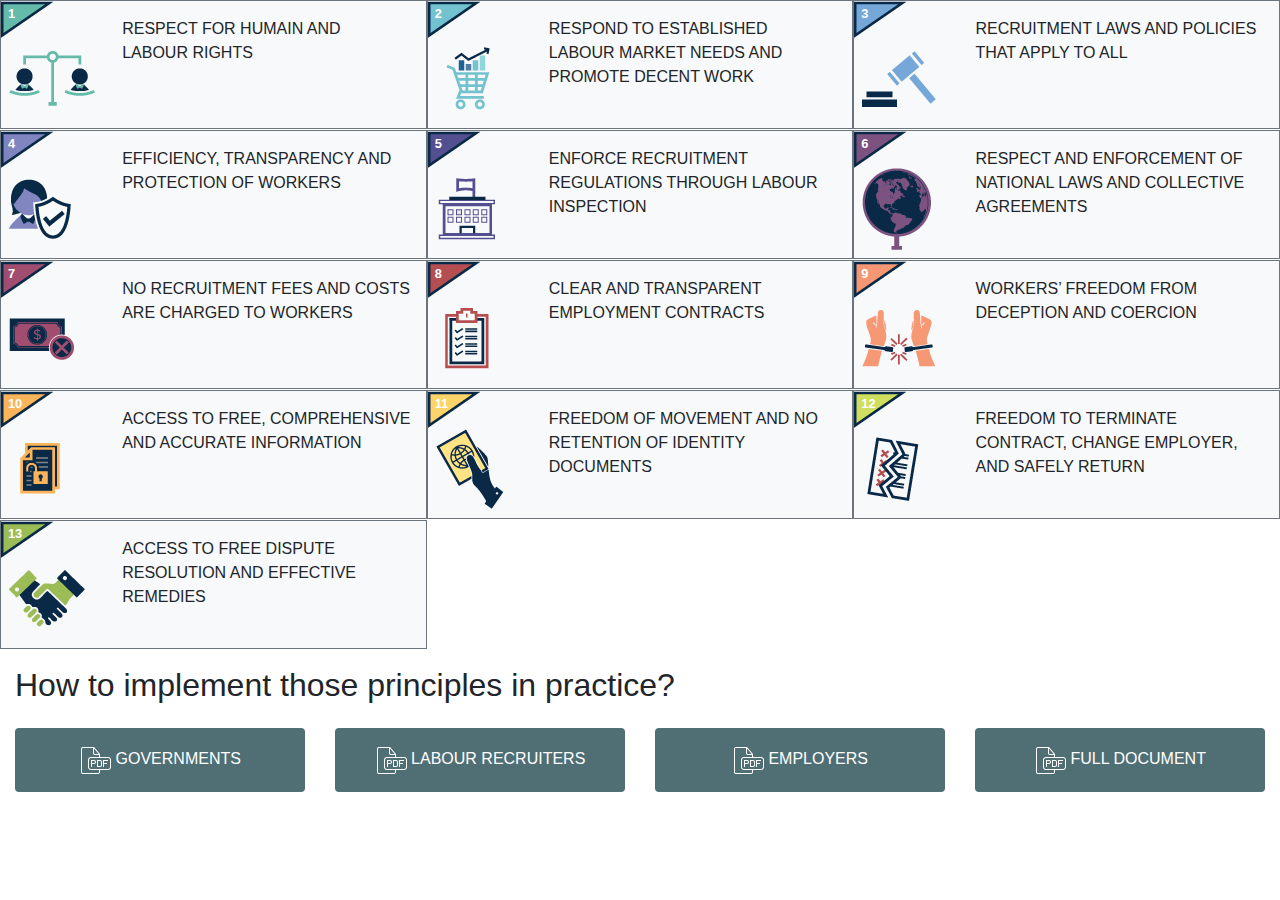
<file: index.html>
<!DOCTYPE html>
<html>
    <head>
		<meta http-equiv="Content-Type" content="text/html; charset=UTF-8" />
		<meta http-equiv="X-UA-Compatible" content="IE=edge">
        <meta name="viewport" content="width=device-width, initial-scale=1, maximum-scale=1">
        <meta name="apple-mobile-web-app-capable" content="yes" />
        <link rel="stylesheet" href="https://maxcdn.bootstrapcdn.com/bootstrap/4.0.0/css/bootstrap.min.css" />
        <link rel="stylesheet" href="main.css" />
	</head>
	<body>
		<div class="container">
			<div class="row">
				<div class="col-12 col-sm-6 col-md-4 bg-light border border-secondary">
					<div class="row">
						<div class="col-3 px-0">
							<div class="corner c01 img-fluid">1</div>
							<img src="icons/01.png" class="img-fluid d-none d-sm-block ml-2 mb-2" alt="icon">
						</div>
						<div class="col-9 py-3">
							RESPECT FOR HUMAIN AND LABOUR RIGHTS
						</div>
						<div class="d-none">
							<button type="button" class="close" aria-label="Close">
								<span aria-hidden="true">&times;</span>
							</button>
							<div class="row">
								<div class="col-1">
									<h3><span class="badge badge-info p-3" style="background-color:#65BBA9">1</span></h3>
								</div>
								<div class="col-10 offset-1 text-justify">
									Recruitment should take place in a way that respects, protects and fulfils internationally recognized human rights, including those expressed in international labour standards, and in particular the right to freedom of association and collective bargaining, and prevention and elimination of forced labour, child labour and discrimination in respect of employment and occupation.
								</div>
							</div>
						</div>
					</div>
				</div>
				<div class="col-12 d-block d-sm-none text-justify result"></div>
				<div class="col-12 col-sm-6 col-md-4 bg-light border border-secondary">
					<div class="row">
						<div class="col-3 px-0">
							<div class="corner c02 img-fluid">2</div>
							<img src="icons/02.png" class="img-fluid d-none d-sm-block ml-2 mb-2" alt="icon">
						</div>
						<div class="col-9 py-3">
							RESPOND TO ESTABLISHED LABOUR MARKET NEEDS AND PROMOTE DECENT WORK
						</div>
						<div class="d-none">
							<button type="button" class="close" aria-label="Close">
								<span aria-hidden="true">&times;</span>
							</button>
							<div class="row">
								<div class="col-1">
									<h3><span class="badge badge-info p-3" style="background-color:#72C2CF">2</span></h3>
								</div>
								<div class="col-10 offset-1 text-justify">
									Recruitment should respond to established labour market needs, and not serve as a means to displace or diminish an existing workforce, to lower labour standards, wages, or working conditions, or to otherwise undermine decent work.
								</div>
							</div>
						</div>
					</div>
				</div>
				<div class="col-12 d-block d-md-none text-justify result"></div>
				<div class="col-12 col-sm-6 col-md-4 bg-light border border-secondary">
					<div class="row">
						<div class="col-3 px-0">
							<div class="corner c03 img-fluid">3</div>
							<img src="icons/03.png" class="img-fluid d-none d-sm-block ml-2 mb-2" alt="icon">
						</div>
						<div class="col-9 py-3">
							RECRUITMENT LAWS AND POLICIES THAT APPLY TO ALL
						</div>
						<div class="d-none">
							<button type="button" class="close" aria-label="Close">
								<span aria-hidden="true">&times;</span>
							</button>
							<div class="row">
								<div class="col-1">
									<h3><span class="badge badge-info p-3" style="background-color:#76A7D9">3</span></h3>
								</div>
								<div class="col-10 offset-1 text-justify">
									Appropriate legislation and policies on employment and recruitment should apply to all workers, labour recruiters and employers.
								</div>
							</div>
						</div>
					</div>
				</div>
				<div class="col-12 d-block d-sm-none d-md-block text-justify result"></div>
				<div class="col-12 col-sm-6 col-md-4 bg-light border border-secondary">
					<div class="row">
						<div class="col-3 px-0">
							<div class="corner c04 img-fluid">4</div>
							<img src="icons/04.png" class="img-fluid d-none d-sm-block ml-2 mb-2" alt="icon">
						</div>
						<div class="col-9 py-3">
							EFFICIENCY, TRANSPARENCY AND PROTECTION OF WORKERS
						</div>
						<div class="d-none">
							<button type="button" class="close" aria-label="Close">
								<span aria-hidden="true">&times;</span>
							</button>
							<div class="row">
								<div class="col-1">
									<h3><span class="badge badge-info p-3" style="background-color:#8084C0">4</span></h3>
								</div>
								<div class="col-10 offset-1 text-justify">
									Recruitment should take into account policies and practices that promote efficiency, transparency and protection for workers in the process, such as mutual recognition of skills and qualifications.
								</div>
							</div>
						</div>
					</div>
				</div>
				<div class="col-12 d-block d-md-none d-block text-justify result"></div>
				<div class="col-12 col-sm-6 col-md-4 bg-light border border-secondary">
					<div class="row">
						<div class="col-3 px-0">
							<div class="corner c05 img-fluid">5</div>
							<img src="icons/05.png" class="img-fluid d-none d-sm-block ml-2 mb-2" alt="icon">
						</div>
						<div class="col-9 py-3">
							ENFORCE RECRUITMENT REGULATIONS THROUGH LABOUR INSPECTION
						</div>
						<div class="d-none">
							<button type="button" class="close" aria-label="Close">
								<span aria-hidden="true">&times;</span>
							</button>
							<div class="row">
								<div class="col-1">
									<h3><span class="badge badge-info p-3" style="background-color:#544F90">5</span></h3>
								</div>
								<div class="col-10 offset-1 text-justify">
									Regulation of employment and recruitment activities should be clear and transparent and effectively enforced. The role of the labour inspectorate and the use of standardized registration, licensing or certification systems should be highlighted. The competent authorities should take specific measures against abusive and fraudulent recruitment methods, including those that could result in forced labour or trafficking in persons
								</div>
							</div>
						</div>
					</div>
				</div>
				<div class="col-12 d-block d-sm-none text-justify result"></div>
				<div class="col-12 col-sm-6 col-md-4 bg-light border border-secondary">
					<div class="row">
						<div class="col-3 px-0">
							<div class="corner c06 img-fluid">6</div>
							<img src="icons/06.png" class="img-fluid d-none d-sm-block ml-2 mb-2" alt="icon">
						</div>
						<div class="col-9 py-3">
							RESPECT AND ENFORCEMENT OF NATIONAL LAWS AND COLLECTIVE AGREEMENTS
						</div>
						<div class="d-none">
							<button type="button" class="close" aria-label="Close">
								<span aria-hidden="true">&times;</span>
							</button>
							<div class="row">
								<div class="col-1">
									<h3><span class="badge badge-info p-3" style="background-color:#7C5280">6</span></h3>
								</div>
								<div class="col-10 offset-1 text-justify">
									Recruitment across international borders should respect the applicable national laws, regulations, employment contracts and applicable collective agreements of countries of origin, transit and destination, and internationally recognized human rights, including the fundamental principles and rights at work, and relevant international labour standards. These laws and standards should be effectively implemented.
								</div>
							</div>
						</div>
					</div>
				</div>
				<div class="col-12 d-block text-justify result"></div>
				<div class="col-12 col-sm-6 col-md-4 bg-light border border-secondary">
					<div class="row">
						<div class="col-3 px-0">
							<div class="corner c07 img-fluid">7</div>
							<img src="icons/07.png" class="img-fluid d-none d-sm-block ml-2 mb-2" alt="icon">
						</div>
						<div class="col-9 py-3">
							NO RECRUITMENT FEES AND COSTS ARE CHARGED TO WORKERS
						</div>
						<div class="d-none">
							<button type="button" class="close" aria-label="Close">
								<span aria-hidden="true">&times;</span>
							</button>
							<div class="row">
								<div class="col-1">
									<h3><span class="badge badge-info p-3" style="background-color:#A04D6F">7</span></h3>
								</div>
								<div class="col-10 offset-1 text-justify">
									No recruitment fees or related costs should be charged to, or otherwise borne by, workers or jobseekers.
								</div>
							</div>
						</div>
					</div>
				</div>
				<div class="col-12 d-block d-sm-none text-justify result"></div>
				<div class="col-12 col-sm-6 col-md-4 bg-light border border-secondary">
					<div class="row">
						<div class="col-3 px-0">
							<div class="corner c08 img-fluid">8</div>
							<img src="icons/08.png" class="img-fluid d-none d-sm-block ml-2 mb-2" alt="icon">
						</div>
						<div class="col-9 py-3">
							CLEAR AND TRANSPARENT EMPLOYMENT CONTRACTS
						</div>
						<div class="d-none">
							<button type="button" class="close" aria-label="Close">
								<span aria-hidden="true">&times;</span>
							</button>
							<div class="row">
								<div class="col-1">
									<h3><span class="badge badge-info p-3" style="background-color:#B54E50">8</span></h3>
								</div>
								<div class="col-10 offset-1 text-justify">
									The terms and conditions of a worker’s employment should be specified in an appropriate, verifiable and easily understandable manner, and preferably through written contracts in accordance with national laws, regulations, employment contracts and applicable collective agreements. They should be clear and transparent, and should inform the workers of the location, requirements and tasks of the job for which they are being recruited. In the case of migrant workers, written contracts should be in a language that the worker can understand, should be provided sufficiently in advance of departure from the country of origin, should be subject to measures to prevent contract substitution, and should be enforceable.
								</div>
							</div>
						</div>
					</div>
				</div>
				<div class="col-12 d-block d-md-none text-justify result"></div>
				<div class="col-12 col-sm-6 col-md-4 bg-light border border-secondary">
					<div class="row">
						<div class="col-3 px-0">
							<div class="corner c09 img-fluid">9</div>
							<img src="icons/09.png" class="img-fluid d-none d-sm-block ml-2 mb-2" alt="icon">
						</div>
						<div class="col-9 py-3">
							WORKERS’ FREEDOM FROM DECEPTION AND COERCION
						</div>
						<div class="d-none">
							<button type="button" class="close" aria-label="Close">
								<span aria-hidden="true">&times;</span>
							</button>
							<div class="row">
								<div class="col-1">
									<h3><span class="badge badge-info p-3" style="background-color:#F69774">9</span></h3>
								</div>
								<div class="col-10 offset-1 text-justify">
									Workers’ agreements to the terms and conditions of recruitment and employment should be voluntary and free from deception or coercion.
								</div>
							</div>
						</div>
					</div>
				</div>
				<div class="col-12 d-block d-sm-none d-md-block text-justify result"></div>
				<div class="col-12 col-sm-6 col-md-4 bg-light border border-secondary">
					<div class="row">
						<div class="col-3 px-0">
							<div class="corner c10 img-fluid">10</div>
							<img src="icons/10.png" class="img-fluid d-none d-sm-block ml-2 mb-2" alt="icon">
						</div>
						<div class="col-9 py-3">
							ACCESS TO FREE, COMPREHENSIVE AND ACCURATE INFORMATION
						</div>
						<div class="d-none">
							<button type="button" class="close" aria-label="Close">
								<span aria-hidden="true">&times;</span>
							</button>
							<div class="row">
								<div class="col-1">
									<h3><span class="badge badge-info p-3" style="background-color:#FBB459">10</span></h3>
								</div>
								<div class="col-10 offset-1 text-justify">
									Workers should have access to free, comprehensive and accurate information regarding their rights and the conditions of their recruitment and employment.
								</div>
							</div>
						</div>
					</div>
				</div>
				<div class="col-12 d-block d-md-none text-justify result"></div>
				<div class="col-12 col-sm-6 col-md-4 bg-light border border-secondary">
					<div class="row">
						<div class="col-3 px-0">
							<div class="corner c11 img-fluid">11</div>
							<img src="icons/11.png" class="img-fluid d-none d-sm-block ml-2 mb-2" alt="icon">
						</div>
						<div class="col-9 py-3">
							FREEDOM OF MOVEMENT AND NO RETENTION OF IDENTITY DOCUMENTS
						</div>
						<div class="d-none">
							<button type="button" class="close" aria-label="Close">
								<span aria-hidden="true">&times;</span>
							</button>
							<div class="row">
								<div class="col-1">
									<h3><span class="badge badge-info p-3" style="background-color:#FCD46A">11</span></h3>
								</div>
								<div class="col-10 offset-1 text-justify">
									Freedom of workers to move within a country or to leave a country should be respected. Workers’ identity documents and contracts should not be confiscated, destroyed or retained.
								</div>
							</div>
						</div>
					</div>
				</div>
				<div class="col-12 d-block d-sm-none text-justify result"></div>
				<div class="col-12 col-sm-6 col-md-4 bg-light border border-secondary">
					<div class="row">
						<div class="col-3 px-0">
							<div class="corner c12 img-fluid">12</div>
							<img src="icons/12.png" class="img-fluid d-none d-sm-block ml-2 mb-2" alt="icon">
						</div>
						<div class="col-9 py-3">
							FREEDOM TO TERMINATE CONTRACT, CHANGE EMPLOYER, AND SAFELY RETURN
						</div>
						<div class="d-none">
							<button type="button" class="close" aria-label="Close">
								<span aria-hidden="true">&times;</span>
							</button>
							<div class="row">
								<div class="col-1">
									<h3><span class="badge badge-info p-3" style="background-color:#CFDE5E">12</span></h3>
								</div>
								<div class="col-10 offset-1 text-justify">
									Workers should be free to terminate their employment and, in the case of migrant workers, to return to their country. Migrant workers should not require the employer’s or recruiter’s permission to change employer.
								</div>
							</div>
						</div>
					</div>
				</div>
				<div class="col-12 d-block text-justify result"></div>
				<div class="col-12 col-sm-6 col-md-4 bg-light border border-secondary">
					<div class="row">
						<div class="col-3 px-0">
							<div class="corner c13 img-fluid">13</div>
							<img src="icons/13.png" class="img-fluid d-none d-sm-block ml-2 mb-2" alt="icon">
						</div>
						<div class="col-9 py-3">
							ACCESS TO FREE DISPUTE RESOLUTION AND EFFECTIVE REMEDIES
						</div>
						<div class="d-none">
							<button type="button" class="close" aria-label="Close">
								<span aria-hidden="true">&times;</span>
							</button>
							<div class="row">
								<div class="col-1">
									<h3><span class="badge badge-info p-3" style="background-color:#9BBC56">13</span></h3>
								</div>
								<div class="col-10 offset-1 text-justify">
									Workers, irrespective of their presence or legal status in a State, should have access to free or affordable grievance and other dispute resolution mechanisms in cases of alleged abuse of their rights in the recruitment process, and effective and appropriate remedies should be provided where abuse has occurred.
								</div>
							</div>
						</div>
					</div>
				</div>
				<div class="col-12 d-block text-justify result"></div>
			</div>
			<h2 class="py-3">How to implement those principles in practice?</h2>
			<div class="row">
				<div class="col-12 col-sm-6 col-lg-3 mb-3">
					<a href="doc/governments.pdf" target="_blank" class="btn btn-info btn-block py-3"><img src="icons/pdf.png" alt="PDF"> GOVERNMENTS</a>
				</div>
				<div class="col-12 col-sm-6 col-lg-3 mb-3">
					<a href="doc/recruiters.pdf" target="_blank" class="btn btn-info btn-block py-3"><img src="icons/pdf.png" alt="PDF"> LABOUR RECRUITERS</a>
				</div>
				<div class="col-12 col-sm-6 col-lg-3 mb-3">
					<a href="doc/employers.pdf" target="_blank" class="btn btn-info btn-block py-3"><img src="icons/pdf.png" alt="PDF"> EMPLOYERS</a>
				</div>
				<div class="col-12 col-sm-6 col-lg-3 mb-3">
					<a href="http://www.ilo.org/wcmsp5/groups/public/---ed_norm/---declaration/documents/publication/wcms_536755.pdf" target="_blank" class="btn btn-info btn-block py-3"><img src="icons/pdf.png" alt="PDF"> FULL DOCUMENT</a>
				</div>
			</div>
		</div>
		<script src="https://code.jquery.com/jquery-3.3.1.min.js" integrity="sha256-FgpCb/KJQlLNfOu91ta32o/NMZxltwRo8QtmkMRdAu8=" crossorigin="anonymous"></script>
        <script type="text/javascript" src="https://maxcdn.bootstrapcdn.com/bootstrap/4.0.0/js/bootstrap.min.js"></script>
		<script type="text/javascript" src="main.js"></script>
	</body>
</html>
</file>
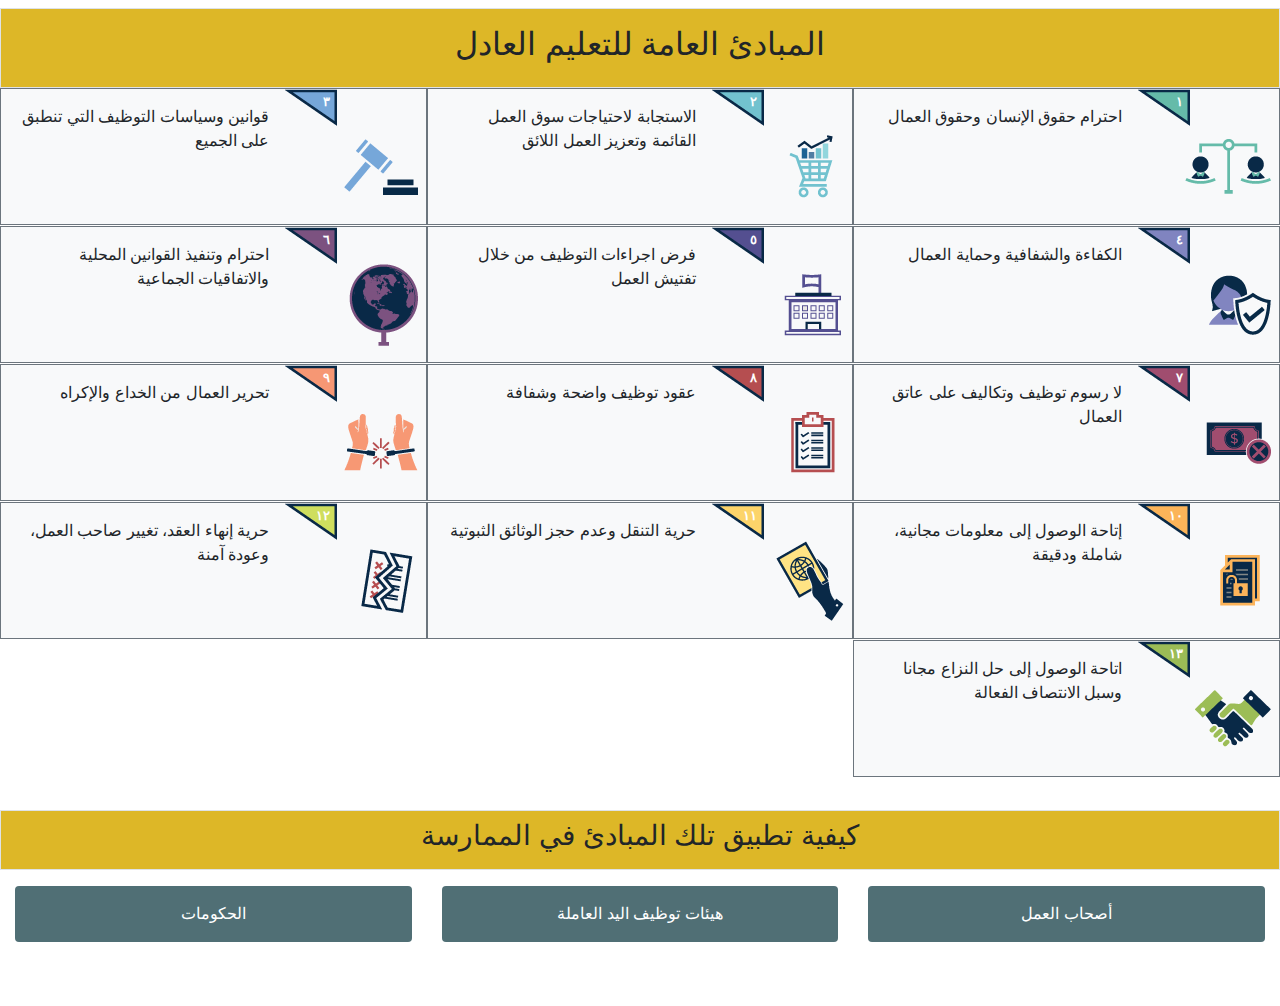
<file: index_ar.html>
<!DOCTYPE html>
<html>
    <head>
		<meta http-equiv="Content-Type" content="text/html; charset=UTF-8" />
		<meta http-equiv="X-UA-Compatible" content="IE=edge">
        <meta name="viewport" content="width=device-width, initial-scale=1, maximum-scale=1">
        <meta name="apple-mobile-web-app-capable" content="yes" />
        <link rel="stylesheet" href="https://maxcdn.bootstrapcdn.com/bootstrap/4.0.0/css/bootstrap.min.css" />
        <link rel="stylesheet" href="main.css" />
	</head>
	<body>
		<div class="container d-none d-md-block">
			<div class="row mt-2">
				<div class="col-12 border text-center p-3" style="background-color:#ddb727">
					<h2>المبادئ العامة للتعليم العادل</h2>
				</div>
				<div class="col-4 bg-light border border-secondary">
					<div class="row">
						<div class="col-8 text-right py-3">
							قوانين وسياسات التوظيف التي تنطبق على الجميع
						</div>
						<div class="col-4 px-0 text-right">
							<div class="corner ar03 img-fluid"><span>٣</span></div>
							<img src="icons/03.png" class="img-fluid mr-2 mb-3" style="transform:scaleX(-1);" alt="icon">
						</div>
						<div class="d-none">
							<button type="button" class="close" aria-label="Close">
								<span aria-hidden="true">&times;</span>
							</button>
							<div class="row">
								<div class="col-1 offset-1">
									<h3><span class="badge badge-info p-3" style="background-color:#76A7D9">٣</span></h3>
								</div>
								<div class="col-9 text-right">
									ينبغي أن تطبق التشريعات والسياسات المناسبة بشأن العمالة والتوظيف على جميع العمال وهيئات توظيف الأيدي العاملة وأصحاب العمل.
								</div>
							</div>
						</div>
					</div>
				</div>
				<div class="col-4 bg-light border border-secondary">
					<div class="row">
						<div class="col-8 text-right py-3">
							الاستجابة لاحتياجات سوق العمل القائمة وتعزيز العمل اللائق
						</div>
						<div class="col-4 px-0 text-right">
							<div class="corner ar02 img-fluid">٢</div>
							<img src="icons/02.png" class="img-fluid mr-2 mb-3" alt="icon">
						</div>
						<div class="d-none">
							<button type="button" class="close" aria-label="Close">
								<span aria-hidden="true">&times;</span>
							</button>
							<div class="row">
								<div class="col-1 offset-1">
									<h3><span class="badge badge-info p-3" style="background-color:#72C2CF">٢</span></h3>
								</div>
								<div class="col-9 text-right">
									ينبغي أن تستجيب عملية التوظيف إلى الإحتياجات المحددة لسوق العمل، وألا تشكل وسيلة لإستبدال قوى عاملة موجودة أو تقليص عددها ولا لخفض معايير العمل أو الأجور أو ظروف العمل ولا لتقويض العمل اللائق بطرق أخرى.
								</div>
							</div>
						</div>
					</div>
				</div>
				<div class="col-4 bg-light border border-secondary">
					<div class="row">
						<div class="col-8 text-right py-3">
							احترام حقوق الإنسان وحقوق العمال
						</div>
						<div class="col-4 px-0 text-right">
							<div class="corner ar01 img-fluid">١</div>
							<img src="icons/01.png" class="img-fluid mr-2 mb-3" alt="icon">
						</div>
						<div class="d-none">
							<button type="button" class="close" aria-label="Close">
								<span aria-hidden="true">&times;</span>
							</button>
							<div class="row">
								<div class="col-1 offset-1">
									<h3><span class="badge badge-info p-3" style="background-color:#65BBA9">١</span></h3>
								</div>
								<div class="col-9 text-right">
									ينبغي أن تجري عملية التوظيف على نحو يحترم ويحمي ويستوفي حقوق الإنسان المعترف بها دولياً، بما فيها تلك المذكورة في معايير العمل الدولية، وبصورة خاصة الحق في الحرية النقابية والمفاوضة الجماعية ومنع العمل الجبري وعمل الأطفال والتمييز، والقضاء على هذه الظواهر في التوظيف والعمل.	
								</div>
							</div>
						</div>
					</div>
				</div>
				<div class="col-12 text-right result"></div>
				<div class="col-4 bg-light border border-secondary">
					<div class="row">
						<div class="col-8 text-right py-3">
							احترام وتنفيذ القوانين المحلية والاتفاقيات الجماعية
						</div>
						<div class="col-4 px-0 text-right">
							<div class="corner ar06 img-fluid">٦</div>
							<img src="icons/06.png" class="img-fluid mr-2 mb-3" alt="icon">
						</div>
						<div class="d-none">
							<button type="button" class="close" aria-label="Close">
								<span aria-hidden="true">&times;</span>
							</button>
							<div class="row">
								<div class="col-1 offset-1">
									<h3><span class="badge badge-info p-3" style="background-color:#7C5280">٦</span></h3>
								</div>
								<div class="col-9 text-right">
									ينبغي أن يحترم التوظيف عبر الحدود الدولية القوانين واللوائح وعقود التوظيف الوطنية النافذة والإتفاقيات الجماعية السارية في بلدان المنشأ والعبور والمقصد وحقوق الإنسان المعترف بها دولياً، بما في ذلك المبادئ والحقوق الأساسية في العمل ومعايير العمل الدولية ذات الصلة. وينبغي تنفيذ هذه القوانين ً والمعايير تنفيذاً فعالا.	
								</div>
							</div>
						</div>
					</div>
				</div>
				<div class="col-4 bg-light border border-secondary">
					<div class="row">
						<div class="col-8 text-right py-3">
							فرض اجراءات التوظيف من خلال تفتيش العمل
						</div>
						<div class="col-4 px-0 text-right">
							<div class="corner ar05 img-fluid">٥</div>
							<img src="icons/05.png" class="img-fluid mr-2 mb-3" alt="icon">
						</div>
						<div class="d-none">
							<button type="button" class="close" aria-label="Close">
								<span aria-hidden="true">&times;</span>
							</button>
							<div class="row">
								<div class="col-1 offset-1">
									<h3><span class="badge badge-info p-3" style="background-color:#544F90">٥</span></h3>
								</div>
								<div class="col-9 text-right">
									ينبغي أن يكون تنظيم أنشطة العمل والتوظيف واضحاً وشفافاً ومنفّذاً بفعالية. وينبغي التركيز على دور ّ هيئات التفتيش على العمل واستخدام نُظم موحدة للتسجيل أو الترخيص أو إصدار الشهادات. كما ينبغي للسلطات المختصة أن تتخذ تدابير محددة لمكافحة أساليب التوظيف الإستغلالية والإحتيالية، بما في ذلك أساليب التي قد تؤدي إلى العمل الجبري أو الإتجار بالأشخاص.
								</div>
							</div>
						</div>
					</div>
				</div>
				<div class="col-4 bg-light border border-secondary">
					<div class="row">
						<div class="col-8 text-right py-3">
							الكفاءة والشفافية وحماية العمال
						</div>
						<div class="col-4 px-0 text-right">
							<div class="corner ar04 img-fluid">٤</div>
							<img src="icons/04.png" class="img-fluid mr-2 mb-3" alt="icon">
						</div>
						<div class="d-none">
							<button type="button" class="close" aria-label="Close">
								<span aria-hidden="true">&times;</span>
							</button>
							<div class="row">
								<div class="col-1 offset-1">
									<h3><span class="badge badge-info p-3" style="background-color:#8084C0">٤</span></h3>
								</div>
								<div class="col-9 text-right">
									ينبغي أن يراعي التوظيف سياسات وممارسات تعزز كفاءة وشفافية وحماية العمال في العملية، من قبيل الإقرار المتبادل بالمهارات والمؤهلات.
								</div>
							</div>
						</div>
					</div>
				</div>
				<div class="col-12 text-right result"></div>
				<div class="col-4 bg-light border border-secondary">
					<div class="row">
						<div class="col-8 text-right py-3">
							تحرير العمال من الخداع والإكراه
						</div>
						<div class="col-4 px-0 text-right">
							<div class="corner ar09 img-fluid">٩</div>
							<img src="icons/09.png" class="img-fluid mr-2 mb-3" alt="icon">
						</div>
						<div class="d-none">
							<button type="button" class="close" aria-label="Close">
								<span aria-hidden="true">&times;</span>
							</button>
							<div class="row">
								<div class="col-1 offset-1">
									<h3><span class="badge badge-info p-3" style="background-color:#F69774">٩</span></h3>
								</div>
								<div class="col-9 text-right">
									ينبغي أن تكون موافقة العمال على شروط وظروف التوظيف طوعية، الخداع فيها والإكراه.
								</div>
							</div>
						</div>
					</div>
				</div>
				<div class="col-4 bg-light border border-secondary">
					<div class="row">
						<div class="col-8 text-right py-3">
							عقود توظيف واضحة وشفافة
						</div>
						<div class="col-4 px-0 text-right">
							<div class="corner ar08 img-fluid">٨</div>
							<img src="icons/08.png" class="img-fluid mr-2 mb-3" alt="icon">
						</div>
						<div class="d-none">
							<button type="button" class="close" aria-label="Close">
								<span aria-hidden="true">&times;</span>
							</button>
							<div class="row">
								<div class="col-1 offset-1">
									<h3><span class="badge badge-info p-3" style="background-color:#B54E50">٨</span></h3>
								</div>
								<div class="col-9 text-right">
									ينبغي أن تكون شروط وظروف توظيف العامل محددة بأسلوب مناسب وقابلة للتحقق وسهلة الفهم، ويفضل أن تكون عن طريق عقود مكتوبة وفقاً للقوانين واللوائح الوطنية وعقود التوظيف واالتفاقيات الجماعية السارية. كما ينبغي أن تكون كذلك واضحة وشفافة، بالإضافة إلى اطلاع العامل على موقع العمل وشروط ومهام الوظيفة التي يجري توظيفه من أجلها. وفي حالة العمال المهاجرين، ينبغي أن تكون العقود مكتوبة بلغة يمكن للعامل فهمها، وينبغي أن توفر في وقت كافٍ قبل مغادرة العامل بلد المنشأ، كما ينبغي أن تكون خاضعة لتدابير تحول دون الإستعاضة عن العقد، وينبغي أن تكون قابلة للإنفاذ.
								</div>
							</div>
						</div>
					</div>
				</div>
				<div class="col-4 bg-light border border-secondary">
					<div class="row">
						<div class="col-8 text-right py-3">
							لا رسوم توظيف وتكاليف على عاتق العمال
						</div>
						<div class="col-4 px-0 text-right">
							<div class="corner ar07 img-fluid">٧</div>
							<img src="icons/07.png" class="img-fluid mr-2 mb-3" alt="icon">
						</div>
						<div class="d-none">
							<button type="button" class="close" aria-label="Close">
								<span aria-hidden="true">&times;</span>
							</button>
							<div class="row">
								<div class="col-1 offset-1">
									<h3><span class="badge badge-info p-3" style="background-color:#A04D6F">٧</span></h3>
								</div>
								<div class="col-9 text-right">
									ينبغي ألا تفرض رسوم توظيف أو تكاليف مرتبطة به على العمال أو على الباحثين عن العمل، وينبغي ألا يتحملوها بشكل من الأشكال.
								</div>
							</div>
						</div>
					</div>
				</div>
				<div class="col-12 text-right result"></div>
				<div class="col-4 bg-light border border-secondary">
					<div class="row">
						<div class="col-8 text-right py-3">
							حرية إنهاء العقد، تغيير صاحب العمل، وعودة آمنة
						</div>
						<div class="col-4 px-0 text-right">
							<div class="corner ar12 img-fluid">١٢</div>
							<img src="icons/12.png" class="img-fluid mr-2 mb-3" alt="icon">
						</div>
						<div class="d-none">
							<button type="button" class="close" aria-label="Close">
								<span aria-hidden="true">&times;</span>
							</button>
							<div class="row">
								<div class="col-1 offset-1">
									<h3><span class="badge badge-info p-3" style="background-color:#CFDE5E">١٢</span></h3>
								</div>
								<div class="col-9 text-right">
									ينبغي أن يكون للعمال الحرية في إنهاء توظيفهم، وفي حالة العمال المهاجرين، الحرية في العودة إلى ّ بلدانهم. وينبغي الا يكون العامل المهاجر ملزماً بطلب الإذن من صاحب العمل أو هيئة التوظيف لتغيير صاحب العمل.
								</div>
							</div>
						</div>
					</div>
				</div>
				<div class="col-4 bg-light border border-secondary">
					<div class="row">
						<div class="col-8 text-right py-3">
							حرية التنقل وعدم حجز الوثائق الثبوتية
						</div>
						<div class="col-4 px-0 text-right">
							<div class="corner ar11 img-fluid">١١</div>
							<img src="icons/11.png" class="img-fluid mr-2 mb-3" alt="icon">
						</div>
						<div class="d-none">
							<button type="button" class="close" aria-label="Close">
								<span aria-hidden="true">&times;</span>
							</button>
							<div class="row">
								<div class="col-1 offset-1">
									<h3><span class="badge badge-info p-3" style="background-color:#FCD46A">١١</span></h3>
								</div>
								<div class="col-9 text-right">
									ينبغي احترام حرية العمال في التنقل داخل البلد أو مغادرته. كما ينبغي عدم مصادرة الوثائق الثبوتية للعمال ولا عقودهم أو إتالفها أو احتجازها.	
								</div>
							</div>
						</div>
					</div>
				</div>
				<div class="col-4 bg-light border border-secondary">
					<div class="row">
						<div class="col-8 text-right py-3">
							إتاحة الوصول إلى معلومات مجانية، شاملة ودقيقة
						</div>
						<div class="col-4 px-0 text-right">
							<div class="corner ar10 img-fluid">١٠</div>
							<img src="icons/10.png" class="img-fluid mr-2 mb-3" alt="icon">
						</div>
						<div class="d-none">
							<button type="button" class="close" aria-label="Close">
								<span aria-hidden="true">&times;</span>
							</button>
							<div class="row">
								<div class="col-1 offset-1">
									<h3><span class="badge badge-info p-3" style="background-color:#FBB459">١٠</span></h3>
								</div>
								<div class="col-9 text-right">
									ينبغي أن تتاح للعمال سبل الحصول على المعلومات المجانية والشاملة والصحيحة فيما يتعلق بحقوقهم وظروف توظيفهم واستخدامهم.
								</div>
							</div>
						</div>
					</div>
				</div>
				<div class="col-12 text-right result"></div>
				<div class="col-4 offset-8 bg-light border border-secondary">
					<div class="row">
						<div class="col-8 text-right py-3">
							اتاحة الوصول إلى حل النزاع مجانا وسبل الانتصاف الفعالة
						</div>
						<div class="col-4 px-0 text-right">
							<div class="corner ar13 img-fluid">١٣</div>
							<img src="icons/13.png" class="img-fluid mr-2 mb-3" alt="icon">
						</div>
						<div class="d-none">
							<button type="button" class="close" aria-label="Close">
								<span aria-hidden="true">&times;</span>
							</button>
							<div class="row">
								<div class="col-1 offset-1">
									<h3><span class="badge badge-info p-3" style="background-color:#9BBC56">١٣</span></h3>
								</div>
								<div class="col-9 text-right">
									ينبغي أن يتاح للعمال، بصرف النظر عن وجودهم أو مركزهم القانوني في دولة من الدول، سبل الوصول مجاناً أو بتكلفة معقولة إلى آليات التظلم وغيرها من آليات تسوية النزاعات في حالات الإدعاء بانتهاك حقوقهم في عملية التوظيف، وينبغي توفير وسائل الإنتصاف الفعالة والمناسبة حيثما وقع الإنتهاك.
								</div>
							</div>
						</div>
					</div>
				</div>
				<div class="col-12 text-right result"></div>
			</div>
			<div class="row mt-3">
				<div class="col-12 border text-center p-2 my-3" style="background-color:#ddb727">
					<h3>كيفية تطبيق تلك المبادئ في الممارسة</h3>
				</div>
				<div class="col-4 mb-3">
					<button type="button" class="btn btn-info btn-block py-3">الحكومات</button>
					<div class="d-none">
						<button type="button" class="close" aria-label="Close">
							<span aria-hidden="true">&times;</span>
						</button>
						<div class="row">
							<div class="col-10 offset-1 text-right">
								ينطبق هذا القسم على الحكومات التي تعمل بموجب صفتها التنظيمية.
								تتحمل الحكومات المسؤولية الأساسية في المضي قدماً بالتوظيف العادل، سواء عندما تضطلع بصفة صاحب العمل أو عندما تقوم بتنظيم التوظيف وتوفير خدمات التكليف ومطابقة الوظائف من خلال إدارات التوظيف العامة. ومن أجل الحد من الانتهاكات التي ترتكب في حق العمال خلال عملية التوظيف، سواء كانوا مواطنين أو مهاجرين، ينبغي سد الثغرات في القوانين واللوائح ومتابعة إنفاذها الكامل.
								<a href="doc/ar/governments.pdf" target="_blank">التوجيهيـة</a> / <a href="http://www.ilo.org/wcmsp5/groups/public/---arabstates/---ro-beirut/documents/publication/wcms_614069.pdf" target="_blank">تحميل الوثيقة كاملة</a>
							</div>
						</div>
					</div>
				</div>
				<div class="col-4 mb-3">
					<button type="button" class="btn btn-info btn-block py-3">هيئات توظيف اليد العاملة</button>
					<div class="d-none">
						<button type="button" class="close" aria-label="Close">
							<span aria-hidden="true">&times;</span>
						</button>
						<div class="row">
							<div class="col-10 offset-1 text-right">
								ا يسري هذا القسم على الوكالات الحكومية، وهي تضطلع بعملها بموجب صفتها التنظيمية.
								تتحمل المنشآت وإدارات التوظيف العامة مسؤولية خاصة في منع التوظيف التعسفي أو غير العادل.
								هناك تمييز في هذه المبادئ التوجيهية بين هيئات توظيف اليد العاملة التي تعمل كوسيطة لإيجاد عمل للعمال، بما يشمل تلك الضالعة في مراحل متعددة من عملية التوظيف، وبين وكالات الاستخدام التي تقوم بتوظيف العمال وجعلهم رهن إشارة المنشآت المستخدِمة.
								<a href="doc/ar/recruiters.pdf" target="_blank">التوجيهيـة</a> / <a href="http://www.ilo.org/wcmsp5/groups/public/---arabstates/---ro-beirut/documents/publication/wcms_614069.pdf" target="_blank">تحميل الوثيقة كاملة</a>
							</div>
						</div>
					</div>
				</div>
				<div class="col-4 mb-3">
					<button type="button" class="btn btn-info btn-block py-3">أصحاب العمل</button>
					<div class="d-none">
						<button type="button" class="close" aria-label="Close">
							<span aria-hidden="true">&times;</span>
						</button>
						<div class="row">
							<div class="col-10 offset-1 text-right">
								ا يسري هذا القسم على الوكالات الحكومية، وهي تضطلع بعملها بموجب صفتها التنظيمية.
								تتحمل المنشآت وإدارات التوظيف العامة مسؤولية خاصة في منع التوظيف التعسفي أو غير العادل.
								هناك أنواع مختلفة من أصحاب العمل الذين يقومون بالتوظيف، وينبغي لكل صاحب عمل أن يكون مسؤولاً حسب الظروف.
								<a href="doc/ar/employers.pdf" target="_blank">التوجيهيـة</a> / <a href="http://www.ilo.org/wcmsp5/groups/public/---arabstates/---ro-beirut/documents/publication/wcms_614069.pdf" target="_blank">تحميل الوثيقة كاملة</a>
							</div>
						</div>
					</div>
				</div>
				<div id="info" class="col-12 text-right p-4"></div>
			</div>
		</div>
		<div class="container d-block d-md-none">  <!-- Second section display Arabic language -->
			<div class="row mt-2"> 
				<div class="col-12 border text-center p-3" style="background-color:#ddb727">
					<h2>المبادئ العامة للتعليم العادل</h2>
				</div>
				<div class="col-6 bg-light border border-secondary">
					<div class="row">
						<div class="col-8 text-right py-3">
							الاستجابة لاحتياجات سوق العمل القائمة وتعزيز العمل اللائق
						</div>
						<div class="col-4 px-0 text-right">
							<div class="corner ar02 img-fluid">٢</div>
							<img src="icons/02.png" class="img-fluid mr-2 mb-3" alt="icon">
						</div>
						<div class="d-none">
							<button type="button" class="close" aria-label="Close">
								<span aria-hidden="true">&times;</span>
							</button>
							<div class="row">
								<div class="col-1 offset-1">
									<h3><span class="badge badge-info p-3" style="background-color:#72C2CF">٢</span></h3>
								</div>
								<div class="col-9 text-right">
									ينبغي أن تستجيب عملية التوظيف إلى الإحتياجات المحددة لسوق العمل، وألا تشكل وسيلة لإستبدال قوى عاملة موجودة أو تقليص عددها ولا لخفض معايير العمل أو الأجور أو ظروف العمل ولا لتقويض العمل اللائق بطرق أخرى.
								</div>
							</div>
						</div>
					</div>
				</div>
				<div class="col-6 bg-light border border-secondary">
					<div class="row">
						<div class="col-8 text-right py-3">
							احترام حقوق الإنسان وحقوق العمال
						</div>
						<div class="col-4 px-0 text-right">
							<div class="corner ar01 img-fluid">١</div>
							<img src="icons/01.png" class="img-fluid mr-2 mb-3" alt="icon">
						</div>
						<div class="d-none">
							<button type="button" class="close" aria-label="Close">
								<span aria-hidden="true">&times;</span>
							</button>
							<div class="row">
								<div class="col-1 offset-1">
									<h3><span class="badge badge-info p-3" style="background-color:#65BBA9">١</span></h3>
								</div>
								<div class="col-9 text-right">
									ينبغي أن تجري عملية التوظيف على نحو يحترم ويحمي ويستوفي حقوق الإنسان المعترف بها دولياً، بما فيها تلك المذكورة في معايير العمل الدولية، وبصورة خاصة الحق في الحرية النقابية والمفاوضة الجماعية ومنع العمل الجبري وعمل الأطفال والتمييز، والقضاء على هذه الظواهر في التوظيف والعمل.	
								</div>
							</div>
						</div>
					</div>
				</div>
				<div class="col-12 text-right result"></div>
				<div class="col-6 bg-light border border-secondary">
					<div class="row">
						<div class="col-8 text-right py-3">
							الكفاءة والشفافية وحماية العمال
						</div>
						<div class="col-4 px-0 text-right">
							<div class="corner ar04 img-fluid">٤</div>
							<img src="icons/04.png" class="img-fluid mr-2 mb-3" alt="icon">
						</div>
						<div class="d-none">
							<button type="button" class="close" aria-label="Close">
								<span aria-hidden="true">&times;</span>
							</button>
							<div class="row">
								<div class="col-1 offset-1">
									<h3><span class="badge badge-info p-3" style="background-color:#8084C0">٤</span></h3>
								</div>
								<div class="col-9 text-right">
									ينبغي أن يراعي التوظيف سياسات وممارسات تعزز كفاءة وشفافية وحماية العمال في العملية، من قبيل الإقرار المتبادل بالمهارات والمؤهلات.
								</div>
							</div>
						</div>
					</div>
				</div>
				<div class="col-6 bg-light border border-secondary">
					<div class="row">
						<div class="col-8 text-right py-3">
							قوانين وسياسات التوظيف التي تنطبق على الجميع
						</div>
						<div class="col-4 px-0 text-right">
							<div class="corner ar03 img-fluid"><span>٣</span></div>
							<img src="icons/03.png" class="img-fluid mr-2 mb-3" style="transform:scaleX(-1);" alt="icon">
						</div>
						<div class="d-none">
							<button type="button" class="close" aria-label="Close">
								<span aria-hidden="true">&times;</span>
							</button>
							<div class="row">
								<div class="col-1 offset-1">
									<h3><span class="badge badge-info p-3" style="background-color:#76A7D9">٣</span></h3>
								</div>
								<div class="col-9 text-right">
									ينبغي أن تطبق التشريعات والسياسات المناسبة بشأن العمالة والتوظيف على جميع العمال وهيئات توظيف الأيدي العاملة وأصحاب العمل.
								</div>
							</div>
						</div>
					</div>
				</div>
				<div class="col-12 text-right result"></div>
				<div class="col-6 bg-light border border-secondary">
					<div class="row">
						<div class="col-8 text-right py-3">
							احترام وتنفيذ القوانين المحلية والاتفاقيات الجماعية
						</div>
						<div class="col-4 px-0 text-right">
							<div class="corner ar06 img-fluid">٦</div>
							<img src="icons/06.png" class="img-fluid mr-2 mb-3" alt="icon">
						</div>
						<div class="d-none">
							<button type="button" class="close" aria-label="Close">
								<span aria-hidden="true">&times;</span>
							</button>
							<div class="row">
								<div class="col-1 offset-1">
									<h3><span class="badge badge-info p-3" style="background-color:#7C5280">٦</span></h3>
								</div>
								<div class="col-9 text-right">
									ينبغي أن يحترم التوظيف عبر الحدود الدولية القوانين واللوائح وعقود التوظيف الوطنية النافذة والإتفاقيات الجماعية السارية في بلدان المنشأ والعبور والمقصد وحقوق الإنسان المعترف بها دولياً، بما في ذلك المبادئ والحقوق الأساسية في العمل ومعايير العمل الدولية ذات الصلة. وينبغي تنفيذ هذه القوانين ً والمعايير تنفيذاً فعالا.	
								</div>
							</div>
						</div>
					</div>
				</div>
				<div class="col-6 bg-light border border-secondary">
					<div class="row">
						<div class="col-8 text-right py-3">
							فرض اجراءات التوظيف من خلال تفتيش العمل
						</div>
						<div class="col-4 px-0 text-right">
							<div class="corner ar05 img-fluid">٥</div>
							<img src="icons/05.png" class="img-fluid mr-2 mb-3" alt="icon">
						</div>
						<div class="d-none">
							<button type="button" class="close" aria-label="Close">
								<span aria-hidden="true">&times;</span>
							</button>
							<div class="row">
								<div class="col-1 offset-1">
									<h3><span class="badge badge-info p-3" style="background-color:#544F90">٥</span></h3>
								</div>
								<div class="col-9 text-right">
									ينبغي أن يكون تنظيم أنشطة العمل والتوظيف واضحاً وشفافاً ومنفّذاً بفعالية. وينبغي التركيز على دور ّ هيئات التفتيش على العمل واستخدام نُظم موحدة للتسجيل أو الترخيص أو إصدار الشهادات. كما ينبغي للسلطات المختصة أن تتخذ تدابير محددة لمكافحة أساليب التوظيف الإستغلالية والإحتيالية، بما في ذلك أساليب التي قد تؤدي إلى العمل الجبري أو الإتجار بالأشخاص.
								</div>
							</div>
						</div>
					</div>
				</div>
				<div class="col-12 text-right result"></div>
				<div class="col-6 bg-light border border-secondary">
					<div class="row">
						<div class="col-8 text-right py-3">
							عقود توظيف واضحة وشفافة
						</div>
						<div class="col-4 px-0 text-right">
							<div class="corner ar08 img-fluid">٨</div>
							<img src="icons/08.png" class="img-fluid mr-2 mb-3" alt="icon">
						</div>
						<div class="d-none">
							<button type="button" class="close" aria-label="Close">
								<span aria-hidden="true">&times;</span>
							</button>
							<div class="row">
								<div class="col-1 offset-1">
									<h3><span class="badge badge-info p-3" style="background-color:#B54E50">٨</span></h3>
								</div>
								<div class="col-9 text-right">
									ينبغي أن تكون شروط وظروف توظيف العامل محددة بأسلوب مناسب وقابلة للتحقق وسهلة الفهم، ويفضل أن تكون عن طريق عقود مكتوبة وفقاً للقوانين واللوائح الوطنية وعقود التوظيف واالتفاقيات الجماعية السارية. كما ينبغي أن تكون كذلك واضحة وشفافة، بالإضافة إلى اطلاع العامل على موقع العمل وشروط ومهام الوظيفة التي يجري توظيفه من أجلها. وفي حالة العمال المهاجرين، ينبغي أن تكون العقود مكتوبة بلغة يمكن للعامل فهمها، وينبغي أن توفر في وقت كافٍ قبل مغادرة العامل بلد المنشأ، كما ينبغي أن تكون خاضعة لتدابير تحول دون الإستعاضة عن العقد، وينبغي أن تكون قابلة للإنفاذ.
								</div>
							</div>
						</div>
					</div>
				</div>
				<div class="col-6 bg-light border border-secondary">
					<div class="row">
						<div class="col-8 text-right py-3">
							لا رسوم توظيف وتكاليف على عاتق العمال
						</div>
						<div class="col-4 px-0 text-right">
							<div class="corner ar07 img-fluid">٧</div>
							<img src="icons/07.png" class="img-fluid mr-2 mb-3" alt="icon">
						</div>
						<div class="d-none">
							<button type="button" class="close" aria-label="Close">
								<span aria-hidden="true">&times;</span>
							</button>
							<div class="row">
								<div class="col-1 offset-1">
									<h3><span class="badge badge-info p-3" style="background-color:#A04D6F">٧</span></h3>
								</div>
								<div class="col-9 text-right">
									ينبغي ألا تفرض رسوم توظيف أو تكاليف مرتبطة به على العمال أو على الباحثين عن العمل، وينبغي ألا يتحملوها بشكل من الأشكال.
								</div>
							</div>
						</div>
					</div>
				</div>
				<div class="col-12 text-right result"></div>
				<div class="col-6 bg-light border border-secondary">
					<div class="row">
						<div class="col-8 text-right py-3">
							إتاحة الوصول إلى معلومات مجانية، شاملة ودقيقة
						</div>
						<div class="col-4 px-0 text-right">
							<div class="corner ar10 img-fluid">١٠</div>
							<img src="icons/10.png" class="img-fluid mr-2 mb-3" alt="icon">
						</div>
						<div class="d-none">
							<button type="button" class="close" aria-label="Close">
								<span aria-hidden="true">&times;</span>
							</button>
							<div class="row">
								<div class="col-1 offset-1">
									<h3><span class="badge badge-info p-3" style="background-color:#FBB459">١٠</span></h3>
								</div>
								<div class="col-9 text-right">
									ينبغي أن تتاح للعمال سبل الحصول على المعلومات المجانية والشاملة والصحيحة فيما يتعلق بحقوقهم وظروف توظيفهم واستخدامهم.
								</div>
							</div>
						</div>
					</div>
				</div>			
				<div class="col-6 bg-light border border-secondary">
					<div class="row">
						<div class="col-8 text-right py-3">
							تحرير العمال من الخداع والإكراه
						</div>
						<div class="col-4 px-0 text-right">
							<div class="corner ar09 img-fluid">٩</div>
							<img src="icons/09.png" class="img-fluid mr-2 mb-3" alt="icon">
						</div>
						<div class="d-none">
							<button type="button" class="close" aria-label="Close">
								<span aria-hidden="true">&times;</span>
							</button>
							<div class="row">
								<div class="col-1 offset-1">
									<h3><span class="badge badge-info p-3" style="background-color:#F69774">٩</span></h3>
								</div>
								<div class="col-9 text-right">
									ينبغي أن تكون موافقة العمال على شروط وظروف التوظيف طوعية، الخداع فيها والإكراه.
								</div>
							</div>
						</div>
					</div>
				</div>
				<div class="col-12 text-right result"></div>
				<div class="col-6 bg-light border border-secondary">
					<div class="row">
						<div class="col-8 text-right py-3">
							حرية إنهاء العقد، تغيير صاحب العمل، وعودة آمنة
						</div>
						<div class="col-4 px-0 text-right">
							<div class="corner ar12 img-fluid">١٢</div>
							<img src="icons/12.png" class="img-fluid mr-2 mb-3" alt="icon">
						</div>
						<div class="d-none">
							<button type="button" class="close" aria-label="Close">
								<span aria-hidden="true">&times;</span>
							</button>
							<div class="row">
								<div class="col-1 offset-1">
									<h3><span class="badge badge-info p-3" style="background-color:#CFDE5E">١٢</span></h3>
								</div>
								<div class="col-9 text-right">
									ينبغي أن يكون للعمال الحرية في إنهاء توظيفهم، وفي حالة العمال المهاجرين، الحرية في العودة إلى ّ بلدانهم. وينبغي الا يكون العامل المهاجر ملزماً بطلب الإذن من صاحب العمل أو هيئة التوظيف لتغيير صاحب العمل.
								</div>
							</div>
						</div>
					</div>
				</div>
				<div class="col-6 bg-light border border-secondary">
					<div class="row">
						<div class="col-8 text-right py-3">
							حرية التنقل وعدم حجز الوثائق الثبوتية
						</div>
						<div class="col-4 px-0 text-right">
							<div class="corner ar11 img-fluid">١١</div>
							<img src="icons/11.png" class="img-fluid mr-2 mb-3" alt="icon">
						</div>
						<div class="d-none">
							<button type="button" class="close" aria-label="Close">
								<span aria-hidden="true">&times;</span>
							</button>
							<div class="row">
								<div class="col-1 offset-1">
									<h3><span class="badge badge-info p-3" style="background-color:#FCD46A">١١</span></h3>
								</div>
								<div class="col-9 text-right">
									ينبغي احترام حرية العمال في التنقل داخل البلد أو مغادرته. كما ينبغي عدم مصادرة الوثائق الثبوتية للعمال ولا عقودهم أو إتالفها أو احتجازها.	
								</div>
							</div>
						</div>
					</div>
				</div>
				<div class="col-12 text-right result"></div>
				<div class="col-6 offset-6 bg-light border border-secondary">
					<div class="row">
						<div class="col-8 text-right py-3">
							اتاحة الوصول إلى حل النزاع مجانا وسبل الانتصاف الفعالة
						</div>
						<div class="col-4 px-0 text-right">
							<div class="corner ar13 img-fluid">١٣</div>
							<img src="icons/13.png" class="img-fluid mr-2 mb-3" alt="icon">
						</div>
						<div class="d-none">
							<button type="button" class="close" aria-label="Close">
								<span aria-hidden="true">&times;</span>
							</button>
							<div class="row">
								<div class="col-1 offset-1">
									<h3><span class="badge badge-info p-3" style="background-color:#9BBC56">١٣</span></h3>
								</div>
								<div class="col-9 text-right">
									ينبغي أن يتاح للعمال، بصرف النظر عن وجودهم أو مركزهم القانوني في دولة من الدول، سبل الوصول مجاناً أو بتكلفة معقولة إلى آليات التظلم وغيرها من آليات تسوية النزاعات في حالات الإدعاء بانتهاك حقوقهم في عملية التوظيف، وينبغي توفير وسائل الإنتصاف الفعالة والمناسبة حيثما وقع الإنتهاك.
								</div>
							</div>
						</div>
					</div>
				</div>
				<div class="col-12 text-right result"></div>
			</div>
			<div class="row mt-3">
				<div class="col-12 border text-center p-2 my-3" style="background-color:#ddb727">
					<h3>كيفية تطبيق تلك المبادئ في الممارسة</h3>
				</div>
				<div class="col-6 mb-3">
					<button type="button" class="btn btn-info btn-block py-3">الحكومات</button>
					<div class="d-none">
						<button type="button" class="close" aria-label="Close">
							<span aria-hidden="true">&times;</span>
						</button>
						<div class="row">
							<div class="col-10 offset-1 text-right">
								ينطبق هذا القسم على الحكومات التي تعمل بموجب صفتها التنظيمية.
								تتحمل الحكومات المسؤولية الأساسية في المضي قدماً بالتوظيف العادل، سواء عندما تضطلع بصفة صاحب العمل أو عندما تقوم بتنظيم التوظيف وتوفير خدمات التكليف ومطابقة الوظائف من خلال إدارات التوظيف العامة. ومن أجل الحد من الانتهاكات التي ترتكب في حق العمال خلال عملية التوظيف، سواء كانوا مواطنين أو مهاجرين، ينبغي سد الثغرات في القوانين واللوائح ومتابعة إنفاذها الكامل.
								<a href="doc/ar/governments.pdf" target="_blank">التوجيهيـة</a> / <a href="http://www.ilo.org/wcmsp5/groups/public/---arabstates/---ro-beirut/documents/publication/wcms_614069.pdf" target="_blank">تحميل الوثيقة كاملة</a>
							</div>
						</div>
					</div>
				</div>
				<div class="col-6 mb-3">
					<button type="button" class="btn btn-info btn-block py-3">هيئات توظيف اليد العاملة</button>
					<div class="d-none">
						<button type="button" class="close" aria-label="Close">
							<span aria-hidden="true">&times;</span>
						</button>
						<div class="row">
							<div class="col-10 offset-1 text-right">
								ا يسري هذا القسم على الوكالات الحكومية، وهي تضطلع بعملها بموجب صفتها التنظيمية.
								تتحمل المنشآت وإدارات التوظيف العامة مسؤولية خاصة في منع التوظيف التعسفي أو غير العادل.
								هناك تمييز في هذه المبادئ التوجيهية بين هيئات توظيف اليد العاملة التي تعمل كوسيطة لإيجاد عمل للعمال، بما يشمل تلك الضالعة في مراحل متعددة من عملية التوظيف، وبين وكالات الاستخدام التي تقوم بتوظيف العمال وجعلهم رهن إشارة المنشآت المستخدِمة.
								<a href="doc/ar/recruiters.pdf" target="_blank">التوجيهيـة</a> / <a href="http://www.ilo.org/wcmsp5/groups/public/---arabstates/---ro-beirut/documents/publication/wcms_614069.pdf" target="_blank">تحميل الوثيقة كاملة</a>
							</div>
						</div>
					</div>
				</div>
				<div class="col-6 mb-3">
					<button type="button" class="btn btn-info btn-block py-3">أصحاب العمل</button>
					<div class="d-none">
						<button type="button" class="close" aria-label="Close">
							<span aria-hidden="true">&times;</span>
						</button>
						<div class="row">
							<div class="col-10 offset-1 text-right">
								ا يسري هذا القسم على الوكالات الحكومية، وهي تضطلع بعملها بموجب صفتها التنظيمية.
								تتحمل المنشآت وإدارات التوظيف العامة مسؤولية خاصة في منع التوظيف التعسفي أو غير العادل.
								هناك أنواع مختلفة من أصحاب العمل الذين يقومون بالتوظيف، وينبغي لكل صاحب عمل أن يكون مسؤولاً حسب الظروف.
								<a href="doc/ar/employers.pdf" target="_blank">التوجيهيـة</a> / <a href="http://www.ilo.org/wcmsp5/groups/public/---arabstates/---ro-beirut/documents/publication/wcms_614069.pdf" target="_blank">تحميل الوثيقة كاملة</a>
							</div>
						</div>
					</div>
				</div>
				<div id="info" class="col-12 text-right p-4"></div>
			</div>
		</div>
		<script src="https://code.jquery.com/jquery-3.3.1.min.js" integrity="sha256-FgpCb/KJQlLNfOu91ta32o/NMZxltwRo8QtmkMRdAu8=" crossorigin="anonymous"></script>
        <script type="text/javascript" src="https://maxcdn.bootstrapcdn.com/bootstrap/4.0.0/js/bootstrap.min.js"></script>
		<script type="text/javascript" src="main.js"></script>
	</body>
</html>
</file>
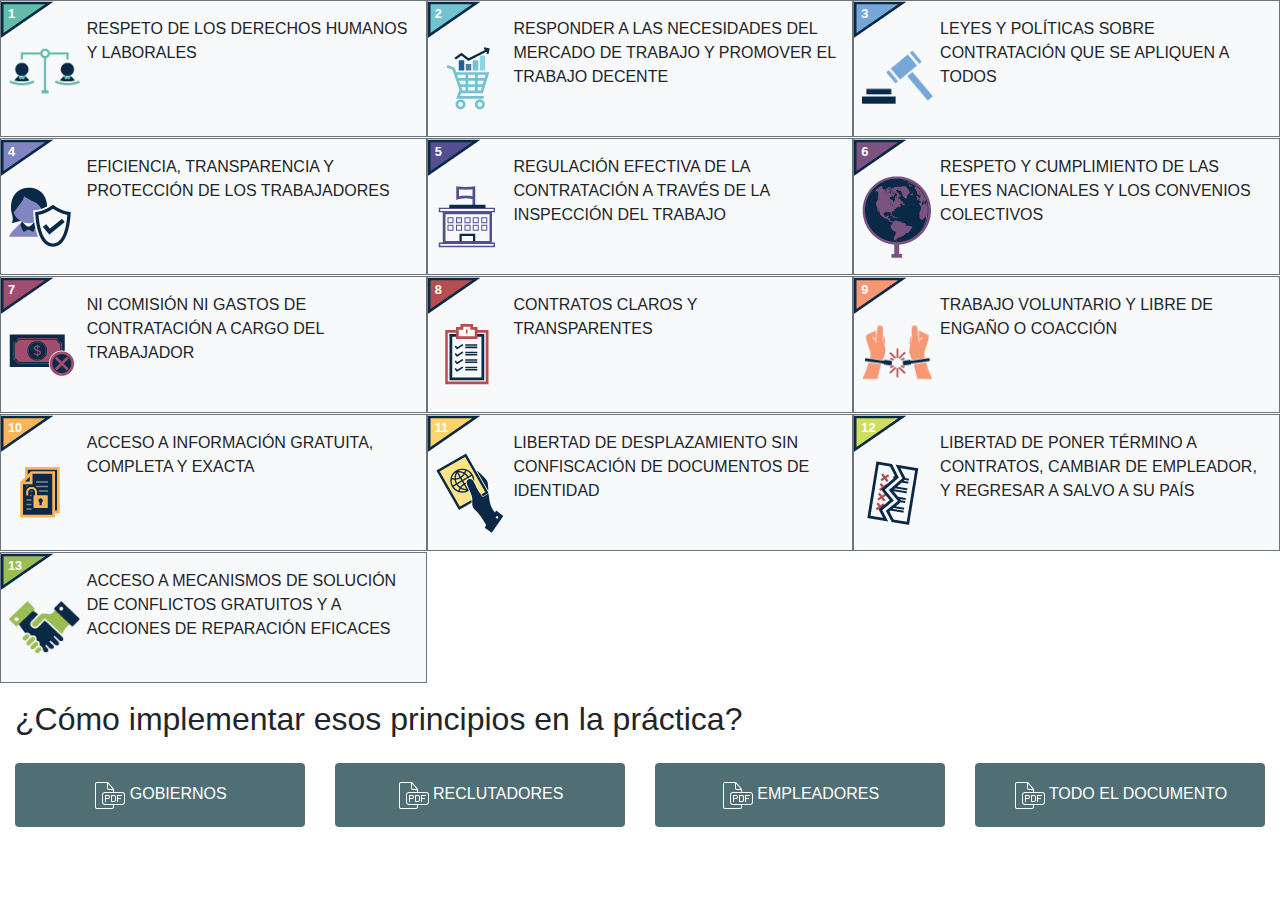
<file: index_es.html>
<!DOCTYPE html>
<html>
    <head>
		<meta http-equiv="Content-Type" content="text/html; charset=UTF-8" />
		<meta http-equiv="X-UA-Compatible" content="IE=edge">
        <meta name="viewport" content="width=device-width, initial-scale=1, maximum-scale=1">
        <meta name="apple-mobile-web-app-capable" content="yes" />
        <link rel="stylesheet" href="https://maxcdn.bootstrapcdn.com/bootstrap/4.0.0/css/bootstrap.min.css" />
        <link rel="stylesheet" href="main.css" />
	</head>
	<body>
		<div class="container">
			<div class="row">
				<div class="col-6 col-md-4 bg-light border border-secondary">
					<div class="row">
						<div class="col-2 px-0 d-none d-sm-block">
							<div class="corner c01 img-fluid">1</div>
							<img src="icons/01.png" class="img-fluid ml-2 mb-3" alt="icon">
						</div>
						<div class="col-10 py-3">
							<span class="d-sm-none badge badge-info p-2" style="background-color:#65BBA9">1</span> RESPETO DE LOS DERECHOS HUMANOS Y LABORALES
						</div>
						<div class="d-none">
							<button type="button" class="close" aria-label="Close">
								<span aria-hidden="true">&times;</span>
							</button>
							<div class="row">
								<div class="col-1">
									<h3><span class="badge badge-info p-3" style="background-color:#65BBA9">1</span></h3>
								</div>
								<div class="col-10 offset-1 text-justify">
									La contratación debería efectuarse de manera que se respeten, protejan y hagan realidad los derechos humanos internacionalmente reconocidos, incluidos los enunciados en las normas internacionales del trabajo y, en particular, el derecho de libertad sindical y de negociación colectiva, y la prevención y eliminación del trabajo forzoso, el trabajo infantil y la discriminación en materia de empleo y ocupación.
								</div>
							</div>
						</div>
					</div>
				</div>
				<div class="col-6 col-md-4 bg-light border border-secondary">
					<div class="row">
						<div class="col-2 px-0 d-none d-sm-block">
							<div class="corner c02 img-fluid">2</div>
							<img src="icons/02.png" class="img-fluid ml-2 mb-3" alt="icon">
						</div>
						<div class="col-10 py-3">
							<span class="d-sm-none badge badge-info p-2" style="background-color:#72C2CF">2</span> RESPONDER A LAS NECESIDADES DEL MERCADO DE TRABAJO Y PROMOVER EL TRABAJO DECENTE
						</div>
						<div class="d-none">
							<button type="button" class="close" aria-label="Close">
								<span aria-hidden="true">&times;</span>
							</button>
							<div class="row">
								<div class="col-1">
									<h3><span class="badge badge-info p-3" style="background-color:#72C2CF">2</span></h3>
								</div>
								<div class="col-10 offset-1 text-justify">
									La contratación debería responder a las necesidades establecidas del mercado de trabajo, y no ser un medio para desplazar o reducir una fuerza de trabajo existente, para menoscabar las normas de trabajo, los salarios o las condiciones de trabajo, o para socavar el trabajo decente.
								</div>
							</div>
						</div>
					</div>
				</div>
				<div class="col-12 d-none d-md-none d-block text-justify result"></div>
				<div class="col-6 col-md-4 bg-light border border-secondary">
					<div class="row">
						<div class="col-2 px-0 d-none d-sm-block">
							<div class="corner c03 img-fluid">3</div>
							<img src="icons/03.png" class="img-fluid ml-2 mb-3" alt="icon">
						</div>
						<div class="col-10 py-3">
							<span class="d-sm-none badge badge-info p-2" style="background-color:#76A7D9">3</span> LEYES Y POLÍTICAS SOBRE CONTRATACIÓN QUE SE APLIQUEN A TODOS
						</div>
						<div class="d-none">
							<button type="button" class="close" aria-label="Close">
								<span aria-hidden="true">&times;</span>
							</button>
							<div class="row">
								<div class="col-1">
									<h3><span class="badge badge-info p-3" style="background-color:#76A7D9">3</span></h3>
								</div>
								<div class="col-10 offset-1 text-justify">
									Las leyes y políticas adecuadas sobre empleo y contratación deberían aplicarse a todos los trabajadores, reclutadores de mano de obra y empleadores.
								</div>
							</div>
						</div>
					</div>
				</div>
				<div class="col-12 d-none d-md-block text-justify result"></div>
				<div class="col-6 col-md-4 bg-light border border-secondary">
					<div class="row">
						<div class="col-2 px-0 d-none d-sm-block">
							<div class="corner c04 img-fluid">4</div>
							<img src="icons/04.png" class="img-fluid ml-2 mb-3" alt="icon">
						</div>
						<div class="col-10 py-3">
							<span class="d-sm-none badge badge-info p-2" style="background-color:#8084C0">4</span> EFICIENCIA, TRANSPARENCIA Y PROTECCIÓN DE LOS TRABAJADORES
						</div>
						<div class="d-none">
							<button type="button" class="close" aria-label="Close">
								<span aria-hidden="true">&times;</span>
							</button>
							<div class="row">
								<div class="col-1">
									<h3><span class="badge badge-info p-3" style="background-color:#8084C0">4</span></h3>
								</div>
								<div class="col-10 offset-1 text-justify">
									La contratación debería tener en cuenta las políticas y prácticas que promueven la eficiencia y la transparencia y la protección de los trabajadores en el proceso, como el reconocimiento mutuo de las competencias profesionales y las calificaciones.
								</div>
							</div>
						</div>
					</div>
				</div>
				<div class="col-12 d-none d-md-none d-block text-justify result"></div>
				<div class="col-6 col-md-4 bg-light border border-secondary">
					<div class="row">
						<div class="col-2 px-0 d-none d-sm-block">
							<div class="corner c05 img-fluid">5</div>
							<img src="icons/05.png" class="img-fluid ml-2 mb-3" alt="icon">
						</div>
						<div class="col-10 py-3">
							<span class="d-sm-none badge badge-info p-2" style="background-color:#544F90">5</span> REGULACIÓN EFECTIVA DE LA CONTRATACIÓN A TRAVÉS DE LA INSPECCIÓN DEL TRABAJO
						</div>
						<div class="d-none">
							<button type="button" class="close" aria-label="Close">
								<span aria-hidden="true">&times;</span>
							</button>
							<div class="row">
								<div class="col-1">
									<h3><span class="badge badge-info p-3" style="background-color:#544F90">5</span></h3>
								</div>
								<div class="col-10 offset-1 text-justify">
									La regulación del empleo y de las actividades de contratación debería ser clara y transparente y hacerse cumplir de manera efectiva. Debería destacarse la función de la inspección del trabajo y la utilización de sistemas normalizados de registro, obtención de licencias o certificación. Las autoridades competentes deberían adoptar medidas específicas contra prácticas de contratación abusivas y fraudulentas, con inclusión de aquellas que pudieran dar lugar a trabajo forzoso o a la trata de personas.
								</div>
							</div>
						</div>
					</div>
				</div>
				<div class="col-6 col-md-4 bg-light border border-secondary">
					<div class="row">
						<div class="col-2 px-0 d-none d-sm-block">
							<div class="corner c06 img-fluid">6</div>
							<img src="icons/06.png" class="img-fluid ml-2 mb-3" alt="icon">
						</div>
						<div class="col-10 py-3">
							<span class="d-sm-none badge badge-info p-2" style="background-color:#7C5280">6</span> RESPETO Y CUMPLIMIENTO DE LAS LEYES NACIONALES Y LOS CONVENIOS COLECTIVOS
						</div>
						<div class="d-none">
							<button type="button" class="close" aria-label="Close">
								<span aria-hidden="true">&times;</span>
							</button>
							<div class="row">
								<div class="col-1">
									<h3><span class="badge badge-info p-3" style="background-color:#7C5280">6</span></h3>
								</div>
								<div class="col-10 offset-1 text-justify">
									La contratación transnacional debería realizarse de conformidad con las leyes y reglamentos nacionales aplicables, los contratos de trabajo y los convenios colectivos aplicables de los países de origen, de tránsito y de destino, respetando los derechos humanos internacionalmente reconocidos, incluidos los principios y derechos fundamentales en el trabajo y las normas internacionales del trabajo pertinentes. Estas leyes y reglamentos deberían aplicarse efectivamente.
								</div>
							</div>
						</div>
					</div>
				</div>
				<div class="col-12 d-block text-justify result"></div>
				<div class="col-6 col-md-4 bg-light border border-secondary">
					<div class="row">
						<div class="col-2 px-0 d-none d-sm-block">
							<div class="corner c07 img-fluid">7</div>
							<img src="icons/07.png" class="img-fluid ml-2 mb-3" alt="icon">
						</div>
						<div class="col-10 py-3">
							<span class="d-sm-none badge badge-info p-2" style="background-color:#A04D6F">7</span> NI COMISIÓN NI GASTOS DE CONTRATACIÓN A CARGO DEL TRABAJADOR
						</div>
						<div class="d-none">
							<button type="button" class="close" aria-label="Close">
								<span aria-hidden="true">&times;</span>
							</button>
							<div class="row">
								<div class="col-1">
									<h3><span class="badge badge-info p-3" style="background-color:#A04D6F">7</span></h3>
								</div>
								<div class="col-10 offset-1 text-justify">
									No debería cobrarse ni imponerse a los trabajadores o solicitantes de empleo ninguna comisión o gasto de contratación conexo.
								</div>
							</div>
						</div>
					</div>
				</div>
				<div class="col-6 col-md-4 bg-light border border-secondary">
					<div class="row">
						<div class="col-2 px-0 d-none d-sm-block">
							<div class="corner c08 img-fluid">8</div>
							<img src="icons/08.png" class="img-fluid ml-2 mb-3" alt="icon">
						</div>
						<div class="col-10 py-3">
							<span class="d-sm-none badge badge-info p-2" style="background-color:#B54E50">8</span> CONTRATOS CLAROS Y TRANSPARENTES
						</div>
						<div class="d-none">
							<button type="button" class="close" aria-label="Close">
								<span aria-hidden="true">&times;</span>
							</button>
							<div class="row">
								<div class="col-1">
									<h3><span class="badge badge-info p-3" style="background-color:#B54E50">8</span></h3>
								</div>
								<div class="col-10 offset-1 text-justify">
									Las condiciones de empleo de un trabajador deberían especificarse de una manera adecuada, verificable y fácil de comprender, y preferible- mente a través de contratos escritos, de conformidad con las leyes y reglamentos nacionales, los contratos de trabajo y los convenios colectivos aplicables. Dichos contratos deberían ser claros y transparentes, y deberían informar a los trabajadores del lugar, los requisitos y las tareas del empleo para el que se les va a contratar. En el caso de los trabajadores migrantes, los contratos escritos deberían estar redactados en un idioma que el trabajador pueda entender, deberían proporcionarse con suficiente antelación antes de salir de su país de origen, deberían estar sujetos a medidas encaminadas a prevenir la sustitución de contratos, y deberían ser ejecutables.
								</div>
							</div>
						</div>
					</div>
				</div>
				<div class="col-12 d-none d-md-none d-block text-justify result"></div>
				<div class="col-6 col-md-4 bg-light border border-secondary">
					<div class="row">
						<div class="col-2 px-0 d-none d-sm-block">
							<div class="corner c09 img-fluid">9</div>
							<img src="icons/09.png" class="img-fluid ml-2 mb-3" alt="icon">
						</div>
						<div class="col-10 py-3">
							<span class="d-sm-none badge badge-info p-2" style="background-color:#F69774">9</span> TRABAJO VOLUNTARIO Y LIBRE DE ENGAÑO O COACCIÓN 
						</div>
						<div class="d-none">
							<button type="button" class="close" aria-label="Close">
								<span aria-hidden="true">&times;</span>
							</button>
							<div class="row">
								<div class="col-1">
									<h3><span class="badge badge-info p-3" style="background-color:#F69774">9</span></h3>
								</div>
								<div class="col-10 offset-1 text-justify">
									El acuerdo de los trabajadores con las condiciones de contratación y de trabajo debería ser voluntario, y libre de engaño o coacción.
								</div>
							</div>
						</div>
					</div>
				</div>
				<div class="col-12 d-none d-md-block text-justify result"></div>
				<div class="col-6 col-md-4 bg-light border border-secondary">
					<div class="row">
						<div class="col-2 px-0 d-none d-sm-block">
							<div class="corner c10 img-fluid">10</div>
							<img src="icons/10.png" class="img-fluid ml-2 mb-3" alt="icon">
						</div>
						<div class="col-10 py-3">
							<span class="d-sm-none badge badge-info p-2" style="background-color:#FBB459">10</span> ACCESO A INFORMACIÓN GRATUITA, COMPLETA Y EXACTA
						</div>
						<div class="d-none">
							<button type="button" class="close" aria-label="Close">
								<span aria-hidden="true">&times;</span>
							</button>
							<div class="row">
								<div class="col-1">
									<h3><span class="badge badge-info p-3" style="background-color:#FBB459">10</span></h3>
								</div>
								<div class="col-10 offset-1 text-justify">
									Los trabajadores deberían tener acceso a información gratuita, exhaustiva y exacta sobre sus derechos y las condiciones de su contratación y empleo.
								</div>
							</div>
						</div>
					</div>
				</div>
				<div class="col-12 d-none d-md-none d-block text-justify result"></div>
				<div class="col-6 col-md-4 bg-light border border-secondary">
					<div class="row">
						<div class="col-2 px-0 d-none d-sm-block">
							<div class="corner c11 img-fluid">11</div>
							<img src="icons/11.png" class="img-fluid ml-2 mb-3" alt="icon">
						</div>
						<div class="col-10 py-3">
							<span class="d-sm-none badge badge-info p-2" style="background-color:#FCD46A">11</span> LIBERTAD DE DESPLAZAMIENTO SIN CONFISCACIÓN DE DOCUMENTOS DE IDENTIDAD
						</div>
						<div class="d-none">
							<button type="button" class="close" aria-label="Close">
								<span aria-hidden="true">&times;</span>
							</button>
							<div class="row">
								<div class="col-1">
									<h3><span class="badge badge-info p-3" style="background-color:#FCD46A">11</span></h3>
								</div>
								<div class="col-10 offset-1 text-justify">
									Debería respetarse la libertad de los trabajadores de desplazarse dentro de un país o de dejar un país. No se deberían confiscar, destruir o retener los documentos de identidad ni los contratos de los trabajadores.
								</div>
							</div>
						</div>
					</div>
				</div>
				<div class="col-6 col-md-4 bg-light border border-secondary">
					<div class="row">
						<div class="col-2 px-0 d-none d-sm-block">
							<div class="corner c12 img-fluid">12</div>
							<img src="icons/12.png" class="img-fluid ml-2 mb-3" alt="icon">
						</div>
						<div class="col-10 py-3">
							<span class="d-sm-none badge badge-info p-2" style="background-color:#CFDE5E">12</span> LIBERTAD DE PONER TÉRMINO A CONTRATOS, CAMBIAR DE EMPLEADOR, Y REGRESAR A SALVO A SU PAÍS
						</div>
						<div class="d-none">
							<button type="button" class="close" aria-label="Close">
								<span aria-hidden="true">&times;</span>
							</button>
							<div class="row">
								<div class="col-1">
									<h3><span class="badge badge-info p-3" style="background-color:#CFDE5E">12</span></h3>
								</div>
								<div class="col-10 offset-1 text-justify">
									Los trabajadores deberían ser libres de poner término a una relación de trabajo y, en el caso de los trabajadores migrantes, de regresar a su país. Los trabajadores migrantes no deberían necesitar la autorización del empleador o del reclutador para cambiar de empleador.
								</div>
							</div>
						</div>
					</div>
				</div>
				<div class="col-12 d-block text-justify result"></div>
				<div class="col-6 col-md-4 bg-light border border-secondary">
					<div class="row">
						<div class="col-2 px-0 d-none d-sm-block">
							<div class="corner c13 img-fluid">13</div>
							<img src="icons/13.png" class="img-fluid ml-2 mb-3" alt="icon">
						</div>
						<div class="col-10 py-3">
							<span class="d-sm-none badge badge-info p-2" style="background-color:#9BBC56">13</span> ACCESO A MECANISMOS DE SOLUCIÓN DE CONFLICTOS GRATUITOS Y A ACCIONES DE REPARACIÓN EFICACES
						</div>
						<div class="d-none">
							<button type="button" class="close" aria-label="Close">
								<span aria-hidden="true">&times;</span>
							</button>
							<div class="row">
								<div class="col-1">
									<h3><span class="badge badge-info p-3" style="background-color:#9BBC56">13</span></h3>
								</div>
								<div class="col-10 offset-1 text-justify">
									Los trabajadores, sea cual fuere su presencia o su condición jurídica en un Estado, deberían tener acceso gratuito o asequible a mecanismos de presentación de reclamaciones y a otros mecanismos de solución de conflictos en los casos de presunta violación de sus derechos en el proceso de contratación, así como a acciones jurídicas y de reparación eficaces y apropiadas en los casos en que se hayan producido abusos.
								</div>
							</div>
						</div>
					</div>
				</div>
				<div class="col-12 d-block text-justify result"></div>
			</div>
			<h2 class="py-3">¿Cómo implementar esos principios en la práctica?</h2>
			<div class="row">
				<div class="col-12 col-sm-6 col-lg-3 mb-3">
					<a href="doc/es/gobiernos.pdf" target="_blank" class="btn btn-info btn-block py-3"><img src="icons/pdf.png" alt="PDF"> GOBIERNOS</a>
				</div>
				<div class="col-12 col-sm-6 col-lg-3 mb-3">
					<a href="doc/es/reclutadores.pdf" target="_blank" class="btn btn-info btn-block py-3"><img src="icons/pdf.png" alt="PDF"> RECLUTADORES</a>
				</div>
				<div class="col-12 col-sm-6 col-lg-3 mb-3">
					<a href="doc/es/empleadores.pdf" target="_blank" class="btn btn-info btn-block py-3"><img src="icons/pdf.png" alt="PDF"> EMPLEADORES</a>
				</div>
				<div class="col-12 col-sm-6 col-lg-3 mb-3">
					<a href="http://www.ilo.org/wcmsp5/groups/public/---ed_protect/---protrav/---migrant/documents/publication/wcms_568731.pdf" target="_blank" class="btn btn-info btn-block py-3"><img src="icons/pdf.png" alt="PDF"> TODO EL DOCUMENTO</a>
				</div>
			</div>
		</div>
		<script src="https://code.jquery.com/jquery-3.3.1.min.js" integrity="sha256-FgpCb/KJQlLNfOu91ta32o/NMZxltwRo8QtmkMRdAu8=" crossorigin="anonymous"></script>
        <script type="text/javascript" src="https://maxcdn.bootstrapcdn.com/bootstrap/4.0.0/js/bootstrap.min.js"></script>
		<script type="text/javascript" src="main.js"></script>
	</body>
</html>
</file>
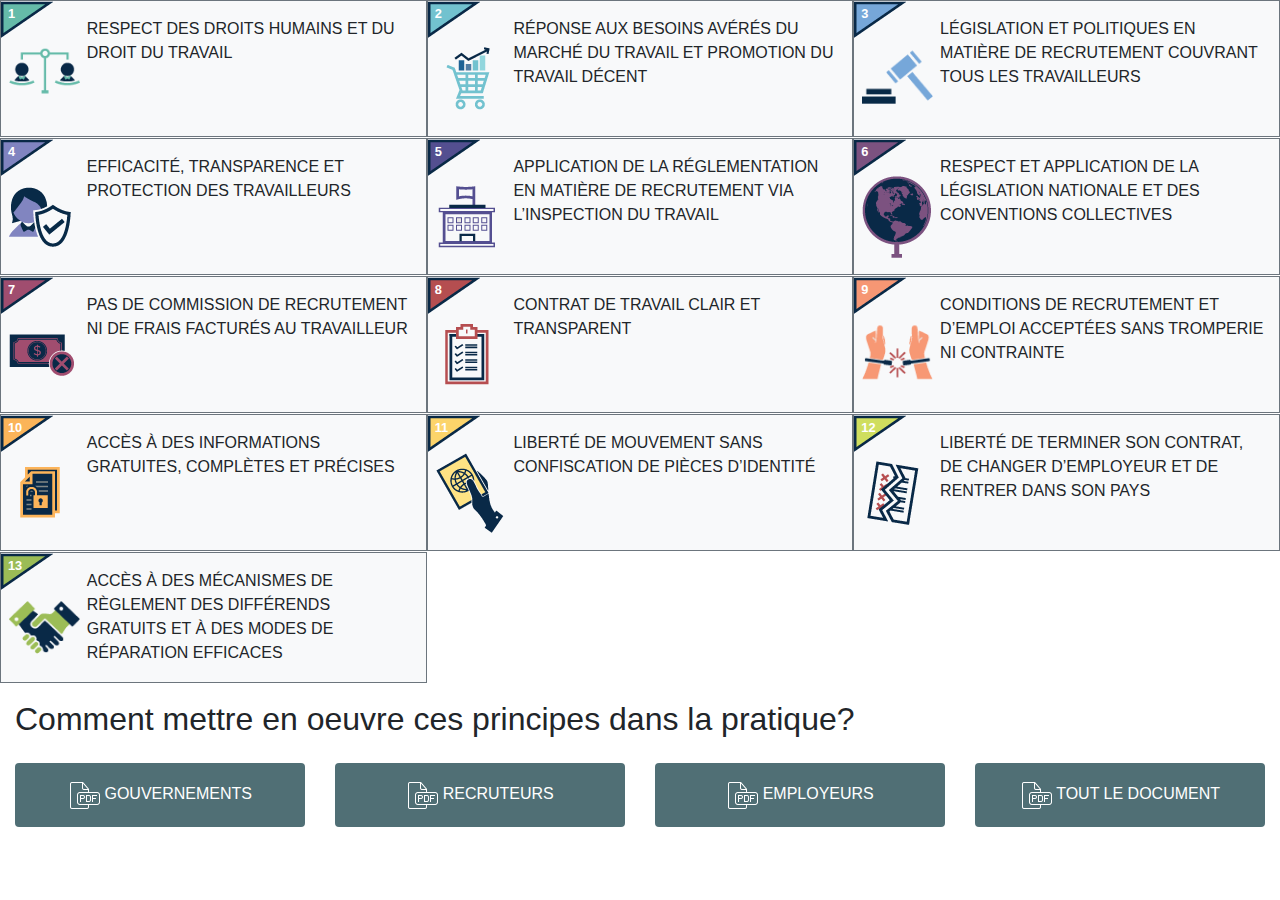
<file: index_fr.html>
<!DOCTYPE html>
<html>
    <head>
		<meta http-equiv="Content-Type" content="text/html; charset=UTF-8" />
		<meta http-equiv="X-UA-Compatible" content="IE=edge">
        <meta name="viewport" content="width=device-width, initial-scale=1, maximum-scale=1">
        <meta name="apple-mobile-web-app-capable" content="yes" />
        <link rel="stylesheet" href="https://maxcdn.bootstrapcdn.com/bootstrap/4.0.0/css/bootstrap.min.css" />
        <link rel="stylesheet" href="main.css" />
	</head>
	<body>
		<div class="container">
			<div class="row">
				<div class="col-6 col-md-4 bg-light border border-secondary">
					<div class="row">
						<div class="col-2 px-0 d-none d-sm-block">
							<div class="corner c01 img-fluid">1</div>
							<img src="icons/01.png" class="img-fluid ml-2 mb-3" alt="icon">
						</div>
						<div class="col-12 col-sm-10 py-3">
							<span class="d-sm-none badge badge-info p-2" style="background-color:#65BBA9">1</span> RESPECT DES DROITS HUMAINS ET DU DROIT DU TRAVAIL
						</div>
						<div class="d-none">
							<button type="button" class="close" aria-label="Close">
								<span aria-hidden="true">&times;</span>
							</button>
							<div class="row">
								<div class="col-1">
									<h3><span class="badge badge-info p-3" style="background-color:#65BBA9">1</span></h3>
								</div>
								<div class="col-10 offset-1 text-justify">
									Le recrutement devrait être effectué d’une manière qui respecte, protège et met en œuvre les droits de l’homme reconnus sur le plan international, y compris ceux exprimés dans les normes internationales du travail, et en particulier le droit à la liberté syndicale et à la négociation collective, ainsi que les droits liés à la prévention et à l’élimination du travail forcé, du travail des enfants et de la discrimination en matière d’emploi et de profession.
								</div>
							</div>
						</div>
					</div>
				</div>
				<div class="col-6 col-md-4 bg-light border border-secondary">
					<div class="row">
						<div class="col-2 px-0 d-none d-sm-block">
							<div class="corner c02 img-fluid">2</div>
							<img src="icons/02.png" class="img-fluid ml-2 mb-3" alt="icon">
						</div>
						<div class="col-10 py-3">
							<span class="d-sm-none badge badge-info p-2" style="background-color:#72C2CF">2</span> RÉPONSE AUX BESOINS AVÉRÉS DU MARCHÉ DU TRAVAIL ET PROMOTION DU TRAVAIL DÉCENT
						</div>
						<div class="d-none">
							<button type="button" class="close" aria-label="Close">
								<span aria-hidden="true">&times;</span>
							</button>
							<div class="row">
								<div class="col-1">
									<h3><span class="badge badge-info p-3" style="background-color:#72C2CF">2</span></h3>
								</div>
								<div class="col-10 offset-1 text-justify">
									Le recrutement devrait être utilisé pour répondre aux besoins avérés du marché du travail, et non pour déplacer ou réduire les effectifs existants, tirer vers le bas les normes du travail, les salaires ou les conditions de travail ou porter atteinte de toute autre manière au travail décent.
								</div>
							</div>
						</div>
					</div>
				</div>
				<div class="col-12 d-none d-md-none d-block text-justify result"></div>
				<div class="col-6 col-md-4 bg-light border border-secondary">
					<div class="row">
						<div class="col-2 px-0 d-none d-sm-block">
							<div class="corner c03 img-fluid">3</div>
							<img src="icons/03.png" class="img-fluid ml-2 mb-3" alt="icon">
						</div>
						<div class="col-10 py-3">
							<span class="d-sm-none badge badge-info p-2" style="background-color:#76A7D9">3</span> LÉGISLATION ET POLITIQUES EN MATIÈRE DE RECRUTEMENT COUVRANT TOUS LES TRAVAILLEURS
						</div>
						<div class="d-none">
							<button type="button" class="close" aria-label="Close">
								<span aria-hidden="true">&times;</span>
							</button>
							<div class="row">
								<div class="col-1">
									<h3><span class="badge badge-info p-3" style="background-color:#76A7D9">3</span></h3>
								</div>
								<div class="col-10 offset-1 text-justify">
									La législation et les politiques en matière d’emploi et de recrutement devraient s’appliquer à tous les travailleurs, recruteurs de main-d’œuvre et employeurs.
								</div>
							</div>
						</div>
					</div>
				</div>
				<div class="col-12 d-none d-md-block text-justify result"></div>
				<div class="col-6 col-md-4 bg-light border border-secondary">
					<div class="row">
						<div class="col-2 px-0 d-none d-sm-block">
							<div class="corner c04 img-fluid">4</div>
							<img src="icons/04.png" class="img-fluid ml-2 mb-3" alt="icon">
						</div>
						<div class="col-10 py-3">
							<span class="d-sm-none badge badge-info p-2" style="background-color:#8084C0">4</span> EFFICACITÉ, TRANSPARENCE ET PROTECTION DES TRAVAILLEURS
						</div>
						<div class="d-none">
							<button type="button" class="close" aria-label="Close">
								<span aria-hidden="true">&times;</span>
							</button>
							<div class="row">
								<div class="col-1">
									<h3><span class="badge badge-info p-3" style="background-color:#8084C0">4</span></h3>
								</div>
								<div class="col-10 offset-1 text-justify">
									Le processus de recrutement devrait tenir compte des politiques et pratiques destinées à promouvoir l’efficacité, la transparence et la protection des travailleurs, telles que la reconnaissance mutuelle des compétences et des qualifications entre les Etats.
								</div>
							</div>
						</div>
					</div>
				</div>
				<div class="col-12 d-none d-md-none d-block text-justify result"></div>
				<div class="col-6 col-md-4 bg-light border border-secondary">
					<div class="row">
						<div class="col-2 px-0 d-none d-sm-block">
							<div class="corner c05 img-fluid">5</div>
							<img src="icons/05.png" class="img-fluid ml-2 mb-3" alt="icon">
						</div>
						<div class="col-10 py-3">
							<span class="d-sm-none badge badge-info p-2" style="background-color:#544F90">5</span> APPLICATION DE LA RÉGLEMENTATION EN MATIÈRE DE RECRUTEMENT VIA L’INSPECTION DU TRAVAIL
						</div>
						<div class="d-none">
							<button type="button" class="close" aria-label="Close">
								<span aria-hidden="true">&times;</span>
							</button>
							<div class="row">
								<div class="col-1">
									<h3><span class="badge badge-info p-3" style="background-color:#544F90">5</span></h3>
								</div>
								<div class="col-10 offset-1 text-justify">
									La réglementation en matière d’emploi et de recrutement devrait être claire et transparente et être effectivement mise en œuvre. Le rôle de l’inspection du travail et l’utilisation de systèmes normalisés d’enregistrement, d’accréditation ou de certification devraient être promus. Les autorités compétentes devraient prendre des mesures spécifiques contre les méthodes de recrutement abusives et frauduleuses, notamment celles qui risquent de mener à des situations de travail forcé ou de traite d’êtres humains.
								</div>
							</div>
						</div>
					</div>
				</div>
				<div class="col-6 col-md-4 bg-light border border-secondary">
					<div class="row">
						<div class="col-2 px-0 d-none d-sm-block">
							<div class="corner c06 img-fluid">6</div>
							<img src="icons/06.png" class="img-fluid ml-2 mb-3" alt="icon">
						</div>
						<div class="col-10 py-3">
							<span class="d-sm-none badge badge-info p-2" style="background-color:#7C5280">6</span> RESPECT ET APPLICATION DE LA LÉGISLATION NATIONALE ET DES CONVENTIONS COLLECTIVES
						</div>
						<div class="d-none">
							<button type="button" class="close" aria-label="Close">
								<span aria-hidden="true">&times;</span>
							</button>
							<div class="row">
								<div class="col-1">
									<h3><span class="badge badge-info p-3" style="background-color:#7C5280">6</span></h3>
								</div>
								<div class="col-10 offset-1 text-justify">
									Le recrutement transfrontalier devrait respecter les lois, règlements, contrats de travail et conventions collectives applicables dans les pays d’origine, de transit et de destination, ainsi que les droits de l’homme reconnus sur le plan international, notamment les principes et droits fondamentaux au travail et les normes internationales du travail pertinentes. Ces lois et normes devraient être effectivement mises en œuvre.
								</div>
							</div>
						</div>
					</div>
				</div>
				<div class="col-12 d-block text-justify result"></div>
				<div class="col-6 col-md-4 bg-light border border-secondary">
					<div class="row">
						<div class="col-2 px-0 d-none d-sm-block">
							<div class="corner c07 img-fluid">7</div>
							<img src="icons/07.png" class="img-fluid ml-2 mb-3" alt="icon">
						</div>
						<div class="col-10 py-3">
							<span class="d-sm-none badge badge-info p-2" style="background-color:#A04D6F">7</span> PAS DE COMMISSION DE RECRUTEMENT NI DE FRAIS FACTURÉS AU TRAVAILLEUR
						</div>
						<div class="d-none">
							<button type="button" class="close" aria-label="Close">
								<span aria-hidden="true">&times;</span>
							</button>
							<div class="row">
								<div class="col-1">
									<h3><span class="badge badge-info p-3" style="background-color:#A04D6F">7</span></h3>
								</div>
								<div class="col-10 offset-1 text-justify">
									Aucune commission de recrutement ni aucuns frais connexes ne devraient être facturés aux travailleurs ou aux demandeurs d’emploi, ou mis à leur charge de toute autre manière.
								</div>
							</div>
						</div>
					</div>
				</div>
				<div class="col-6 col-md-4 bg-light border border-secondary">
					<div class="row">
						<div class="col-2 px-0 d-none d-sm-block">
							<div class="corner c08 img-fluid">8</div>
							<img src="icons/08.png" class="img-fluid ml-2 mb-3" alt="icon">
						</div>
						<div class="col-10 py-3">
							<span class="d-sm-none badge badge-info p-2" style="background-color:#B54E50">8</span> CONTRAT DE TRAVAIL CLAIR ET TRANSPARENT
						</div>
						<div class="d-none">
							<button type="button" class="close" aria-label="Close">
								<span aria-hidden="true">&times;</span>
							</button>
							<div class="row">
								<div class="col-1">
									<h3><span class="badge badge-info p-3" style="background-color:#B54E50">8</span></h3>
								</div>
								<div class="col-10 offset-1 text-justify">
									Les conditions d’emploi d’un travailleur devraient être précisées d’une manière appropriée, vérifiable et facilement compréhensible, et faire de préférence l’objet d’un contrat écrit, conformément aux lois et règlements nationaux, au contrat de travail et aux conventions collectives applicables. Le contrat devrait être clair et transparent et informer le travailleur de son lieu de travail et des exigences du poste pour lequel il est recruté et décrire les tâches qu’il est censé accomplir. Dans le cas des travailleurs migrants, le contrat devrait être rédigé dans une langue que le travailleur comprend, lui être remis suffisamment longtemps avant le départ du pays d’origine, faire l’objet de mesures destinées à prévenir la substitution de contrat et avoir force exécutoire.
								</div>
							</div>
						</div>
					</div>
				</div>
				<div class="col-12 d-none d-md-none d-block text-justify result"></div>
				<div class="col-6 col-md-4 bg-light border border-secondary">
					<div class="row">
						<div class="col-2 px-0 d-none d-sm-block">
							<div class="corner c09 img-fluid">9</div>
							<img src="icons/09.png" class="img-fluid ml-2 mb-3" alt="icon">
						</div>
						<div class="col-10 py-3">
							<span class="d-sm-none badge badge-info p-2" style="background-color:#F69774">9</span> CONDITIONS DE RECRUTEMENT ET D’EMPLOI ACCEPTÉES SANS TROMPERIE NI CONTRAINTE
						</div>
						<div class="d-none">
							<button type="button" class="close" aria-label="Close">
								<span aria-hidden="true">&times;</span>
							</button>
							<div class="row">
								<div class="col-1">
									<h3><span class="badge badge-info p-3" style="background-color:#F69774">9</span></h3>
								</div>
								<div class="col-10 offset-1 text-justify">
									Le travailleur devrait être en mesure d’accepter les conditions de recrutement et d’emploi de son plein gré et sans qu’il y soit amené par tromperie ou sous la contrainte.
								</div>
							</div>
						</div>
					</div>
				</div>
				<div class="col-12 d-none d-md-block text-justify result"></div>
				<div class="col-6 col-md-4 bg-light border border-secondary">
					<div class="row">
						<div class="col-2 px-0 d-none d-sm-block">
							<div class="corner c10 img-fluid">10</div>
							<img src="icons/10.png" class="img-fluid ml-2 mb-3" alt="icon">
						</div>
						<div class="col-10 py-3">
							<span class="d-sm-none badge badge-info p-2" style="background-color:#FBB459">10</span> ACCÈS À DES INFORMATIONS GRATUITES, COMPLÈTES ET PRÉCISES
						</div>
						<div class="d-none">
							<button type="button" class="close" aria-label="Close">
								<span aria-hidden="true">&times;</span>
							</button>
							<div class="row">
								<div class="col-1">
									<h3><span class="badge badge-info p-3" style="background-color:#FBB459">10</span></h3>
								</div>
								<div class="col-10 offset-1 text-justify">
									Les travailleurs devraient avoir accès à des informations gratuites, détaillées et précises sur leurs droits et sur les conditions de leur recrutement et leurs conditions de travail.
								</div>
							</div>
						</div>
					</div>
				</div>
				<div class="col-12 d-none d-md-none d-block text-justify result"></div>
				<div class="col-6 col-md-4 bg-light border border-secondary">
					<div class="row">
						<div class="col-2 px-0 d-none d-sm-block">
							<div class="corner c11 img-fluid">11</div>
							<img src="icons/11.png" class="img-fluid ml-2 mb-3" alt="icon">
						</div>
						<div class="col-10 py-3">
							<span class="d-sm-none badge badge-info p-2" style="background-color:#FCD46A">11</span> LIBERTÉ DE MOUVEMENT SANS CONFISCATION DE PIÈCES D’IDENTITÉ
						</div>
						<div class="d-none">
							<button type="button" class="close" aria-label="Close">
								<span aria-hidden="true">&times;</span>
							</button>
							<div class="row">
								<div class="col-1">
									<h3><span class="badge badge-info p-3" style="background-color:#FCD46A">11</span></h3>
								</div>
								<div class="col-10 offset-1 text-justify">
									La liberté des travailleurs de se déplacer dans le pays ou de le quitter devrait être respectée. Leurs pièces d’identité et leurs contrats ne devraient pas être confisqués, détruits ou conservés.
								</div>
							</div>
						</div>
					</div>
				</div>
				<div class="col-6 col-md-4 bg-light border border-secondary">
					<div class="row">
						<div class="col-2 px-0 d-none d-sm-block">
							<div class="corner c12 img-fluid">12</div>
							<img src="icons/12.png" class="img-fluid ml-2 mb-3" alt="icon">
						</div>
						<div class="col-10 py-3">
							<span class="d-sm-none badge badge-info p-2" style="background-color:#CFDE5E">12</span> LIBERTÉ DE TERMINER SON CONTRAT, DE CHANGER D’EMPLOYEUR ET DE RENTRER DANS SON PAYS
						</div>
						<div class="d-none">
							<button type="button" class="close" aria-label="Close">
								<span aria-hidden="true">&times;</span>
							</button>
							<div class="row">
								<div class="col-1">
									<h3><span class="badge badge-info p-3" style="background-color:#CFDE5E">12</span></h3>
								</div>
								<div class="col-10 offset-1 text-justify">
									Les travailleurs devraient être libres de quitter leur emploi et, dans le cas des travailleurs migrants, de rentrer dans leur pays. Les travailleurs migrants ne devraient pas être soumis à l’obligation de demander l’autorisation de l’employeur ou du recruteur pour changer d’employeur.
								</div>
							</div>
						</div>
					</div>
				</div>
				<div class="col-12 d-block text-justify result"></div>
				<div class="col-6 col-md-4 bg-light border border-secondary">
					<div class="row">
						<div class="col-2 px-0 d-none d-sm-block">
							<div class="corner c13 img-fluid">13</div>
							<img src="icons/13.png" class="img-fluid ml-2 mb-3" alt="icon">
						</div>
						<div class="col-10 py-3">
							<span class="d-sm-none badge badge-info p-2" style="background-color:#9BBC56">13</span> ACCÈS À DES MÉCANISMES DE RÈGLEMENT DES DIFFÉRENDS GRATUITS ET À DES MODES DE RÉPARATION EFFICACES
						</div>
						<div class="d-none">
							<button type="button" class="close" aria-label="Close">
								<span aria-hidden="true">&times;</span>
							</button>
							<div class="row">
								<div class="col-1">
									<h3><span class="badge badge-info p-3" style="background-color:#9BBC56">13</span></h3>
								</div>
								<div class="col-10 offset-1 text-justify">
									Les travailleurs, qu’ils soient ou non présents dans le pays et quel que soit leur statut juridique dans ce pays, devraient avoir accès à une procédure de réclamation gratuite ou abordable et à d’autres mécanismes de règlement des différends en cas de violation présumée de leurs droits durant le processus de recrutement, ainsi qu’à des modes de réparation efficaces et appropriés en cas de violation avérée.
								</div>
							</div>
						</div>
					</div>
				</div>
				<div class="col-12 d-block text-justify result"></div>
			</div>
			<h2 class="py-3">Comment mettre en oeuvre ces principes dans la pratique?</h2>
			<div class="row">
				<div class="col-12 col-sm-6 col-lg-3 mb-3">
					<a href="doc/fr/gouvernements.pdf" target="_blank" class="btn btn-info btn-block py-3"><img src="icons/pdf.png" alt="PDF"> GOUVERNEMENTS</a>
				</div>
				<div class="col-12 col-sm-6 col-lg-3 mb-3">
					<a href="doc/fr/recruteurs.pdf" target="_blank" class="btn btn-info btn-block py-3"><img src="icons/pdf.png" alt="PDF"> RECRUTEURS</a>
				</div>
				<div class="col-12 col-sm-6 col-lg-3 mb-3">
					<a href="doc/fr/employeurs.pdf" target="_blank" class="btn btn-info btn-block py-3"><img src="icons/pdf.png" alt="PDF"> EMPLOYEURS</a>
				</div>
				<div class="col-12 col-sm-6 col-lg-3 mb-3">
					<a href="http://www.ilo.org/wcmsp5/groups/public/---ed_protect/---protrav/---migrant/documents/publication/wcms_568730.pdf" target="_blank" class="btn btn-info btn-block py-3"><img src="icons/pdf.png" alt="PDF"> TOUT LE DOCUMENT</a>
				</div>
			</div>
		</div>
		<script src="https://code.jquery.com/jquery-3.3.1.min.js" integrity="sha256-FgpCb/KJQlLNfOu91ta32o/NMZxltwRo8QtmkMRdAu8=" crossorigin="anonymous"></script>
        <script type="text/javascript" src="https://maxcdn.bootstrapcdn.com/bootstrap/4.0.0/js/bootstrap.min.js"></script>
		<script type="text/javascript" src="main.js"></script>
	</body>
</html>
</file>
<file: main.css>
body {
	font-family: "FS Me Web Regular", Helvetica, Arial, Verdana, sans-serif;
}

.bg-light > div.row:hover { 
    opacity: 0.5;
	height: 100%;
}

.bg-light { 
	cursor: pointer;
}

.btn-info ,.btn-info:visited {
	background-color: #506f75;
	border: none;
}
.btn-info:hover,.btn-info:focus {
	background-color: #40595e;
	border: none;
}

.corner {
	width: 53px;
	height: 37px;
	color: #FFF;
	font-size: 0.8em;
	font-weight: bold;
	padding: 3px 7px;
}

.c01 {
	background: url("corner/01.png");
	background-repeat: no-repeat;
}

.c02 {
	background: url("corner/02.png");
	background-repeat: no-repeat;
}

.c03 {
	background: url("corner/03.png");
	background-repeat: no-repeat;
}

.c04 {
	background: url("corner/04.png");
	background-repeat: no-repeat;
}

.c05 {
	background: url("corner/05.png");
	background-repeat: no-repeat;
}

.c06 {
	background: url("corner/06.png");
	background-repeat: no-repeat;
}

.c07 {
	background: url("corner/07.png");
	background-repeat: no-repeat;
}

.c08 {
	background: url("corner/08.png");
	background-repeat: no-repeat;
}

.c09 {
	background: url("corner/09.png");
	background-repeat: no-repeat;
}

.c10 {
	background: url("corner/10.png");
	background-repeat: no-repeat;
}

.c11 {
	background: url("corner/11.png");
	background-repeat: no-repeat;
}

.c12 {
	background: url("corner/12.png");
	background-repeat: no-repeat;
}

.c13 {
	background: url("corner/13.png");
	background-repeat: no-repeat;
}

.ar01 {
	background: url("corner/ar/01.png");
	background-repeat: no-repeat;
	background-position: right; 
}

.ar02 {
	background: url("corner/ar/02.png");
	background-repeat: no-repeat;
	background-position: right; 
}

.ar03 {
	background: url("corner/ar/03.png");
	background-repeat: no-repeat;
	background-position: right; 
}

.ar04 {
	background: url("corner/ar/04.png");
	background-repeat: no-repeat;
	background-position: right; 
}

.ar05 {
	background: url("corner/ar/05.png");
	background-repeat: no-repeat;
	background-position: right; 
}

.ar06 {
	background: url("corner/ar/06.png");
	background-repeat: no-repeat;
	background-position: right; 
}

.ar07 {
	background: url("corner/ar/07.png");
	background-repeat: no-repeat;
	background-position: right; 
}

.ar08 {
	background: url("corner/ar/08.png");
	background-repeat: no-repeat;
	background-position: right; 
}

.ar09 {
	background: url("corner/ar/09.png");
	background-repeat: no-repeat;
	background-position: right; 
}

.ar10 {
	background: url("corner/ar/10.png");
	background-repeat: no-repeat;
	background-position: right; 
}

.ar11 {
	background: url("corner/ar/11.png");
	background-repeat: no-repeat;
	background-position: right; 
}

.ar12 {
	background: url("corner/ar/12.png");
	background-repeat: no-repeat;
	background-position: right; 
}

.ar13 {
	background: url("corner/ar/13.png");
	background-repeat: no-repeat;
	background-position: right; 
}

.container {
	max-width: 100%;
}

@media (max-width: 576px) {
	html {
		font-size: 0.8em;
	}
}
</file>
